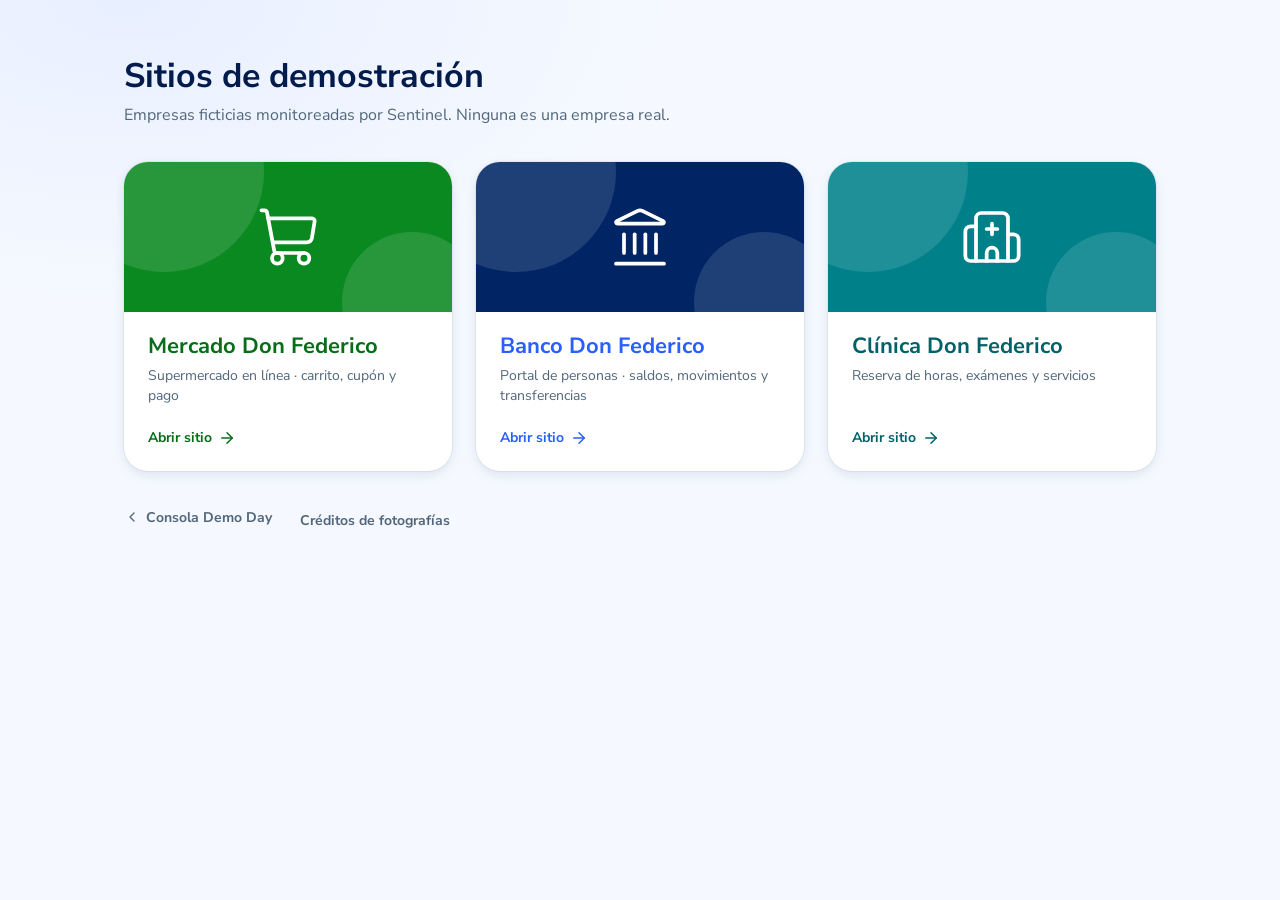
<file: server/sites/static/index.html>
<!doctype html>
<html lang="es"><head><meta charset="utf-8"><meta name="viewport" content="width=device-width, initial-scale=1">
<title>Sitios de demostración · Don Federico</title>
<style>
@font-face{font-family:"Nunito Sans";font-weight:400;font-display:swap;src:url(shared/fonts/nunito-sans-latin-400-normal.woff2) format("woff2")}
@font-face{font-family:"Nunito Sans";font-weight:700;font-display:swap;src:url(shared/fonts/nunito-sans-latin-700-normal.woff2) format("woff2")}
:root{--ease:cubic-bezier(.2,0,0,1)}
*{box-sizing:border-box}
body{margin:0;font-family:"Nunito Sans","Segoe UI",Arial,sans-serif;color:#2a343d;background:#f5f9ff radial-gradient(900px 500px at 10% 0,#e8efff,transparent 60%);min-height:100vh;-webkit-font-smoothing:antialiased}
main{max-width:1080px;margin:0 auto;padding:56px 24px}
h1{font-size:34px;line-height:40px;margin:0 0 8px;color:#001b4c}
.lead{margin:0 0 36px;color:#52677b;font-size:16px}
.grid{display:grid;grid-template-columns:repeat(3,1fr);gap:24px}
.site{display:flex;flex-direction:column;border-radius:24px;overflow:hidden;background:#fff;text-decoration:none;color:inherit;box-shadow:0 0 0 1px rgba(0,36,100,.05),0 4px 12px rgba(0,36,100,.1);transition:translate .22s var(--ease),box-shadow .22s var(--ease);animation:rise .42s var(--ease) both;animation-delay:calc(var(--i)*70ms)}
.site:hover{translate:0 -4px;box-shadow:0 0 0 1px rgba(0,36,100,.05),0 16px 32px -8px rgba(0,36,100,.22)}
.site:active{translate:0 -1px}
.top{height:150px;display:grid;place-items:center;color:#fff;position:relative;overflow:hidden}
.top::before,.top::after{content:"";position:absolute;border-radius:50%;background:rgba(255,255,255,.12)}
.top::before{width:200px;height:200px;left:-60px;top:-90px}.top::after{width:140px;height:140px;right:-30px;bottom:-60px}
.top .lu{width:64px;height:64px;position:relative;transition:scale .3s var(--ease)}
.site:hover .top .lu{scale:1.08}
.body{padding:20px 24px 24px;display:flex;flex-direction:column;gap:6px;flex:1}
.body h2{margin:0;font-size:22px;line-height:28px}
.body p{margin:0;font-size:14px;line-height:20px;color:#52677b}
.go{margin-top:auto;padding-top:16px;display:flex;align-items:center;gap:6px;font-weight:700;font-size:14px}
.go .lu{width:18px;height:18px;transition:translate .2s var(--ease)}.site:hover .go .lu{translate:3px 0}
.mercado .top{background:#0a8920}.mercado h2,.mercado .go{color:#076d19;font-family:"Source Sans 3","Nunito Sans",sans-serif}
.banco .top{background:#002464}.banco h2,.banco .go{color:#295eff}
.clinica .top{background:#008089}.clinica h2,.clinica .go{color:#026168}
.back{display:inline-flex;align-items:center;gap:6px;margin-top:24px;min-height:44px;color:#52677b;text-decoration:none;font-size:14px;font-weight:700;transition:color .15s var(--ease)}.back:hover{color:#295eff}.back .lu{width:16px;height:16px}
@keyframes rise{from{opacity:0;transform:translateY(8px)}to{opacity:1;transform:none}}
:focus-visible{outline:2px solid #295eff;outline-offset:3px;border-radius:12px}
@media (max-width:860px){.grid{grid-template-columns:1fr}main{padding:36px 16px}h1{font-size:28px}}
@media (prefers-reduced-motion:reduce){*{animation-duration:.001ms!important;transition-duration:.001ms!important}}
</style></head>
<body><main>
<h1>Sitios de demostración</h1>
<p class="lead">Empresas ficticias monitoreadas por Sentinel. Ninguna es una empresa real.</p>
<div class="grid">
<a class="site mercado" href="mercado/" style="--i:0"><div class="top"><i data-i="shopping-cart" data-sw="1.4"></i></div><div class="body"><h2>Mercado Don Federico</h2><p>Supermercado en línea · carrito, cupón y pago</p><span class="go">Abrir sitio <i data-i="arrow-right" data-sw="2"></i></span></div></a>
<a class="site banco" href="banco/" style="--i:1"><div class="top"><i data-i="landmark" data-sw="1.4"></i></div><div class="body"><h2>Banco Don Federico</h2><p>Portal de personas · saldos, movimientos y transferencias</p><span class="go">Abrir sitio <i data-i="arrow-right" data-sw="2"></i></span></div></a>
<a class="site clinica" href="clinica/" style="--i:2"><div class="top"><i data-i="hospital" data-sw="1.4"></i></div><div class="body"><h2>Clínica Don Federico</h2><p>Reserva de horas, exámenes y servicios</p><span class="go">Abrir sitio <i data-i="arrow-right" data-sw="2"></i></span></div></a>
</div>
<a class="back" href="/"><i data-i="chevron-left" data-sw="2"></i> Consola Demo Day</a> <a class="back" href="shared/photos/creditos.html" style="margin-left:24px">Créditos de fotografías</a>
</main>
<script type="module">import { hydrateIcons } from './shared/icons.js'; hydrateIcons();</script>
<style>.lu{width:1em;height:1em;flex:none;vertical-align:-.125em}i[data-i]{display:inline-block;width:1em;height:1em}</style>
</body></html>
</file>
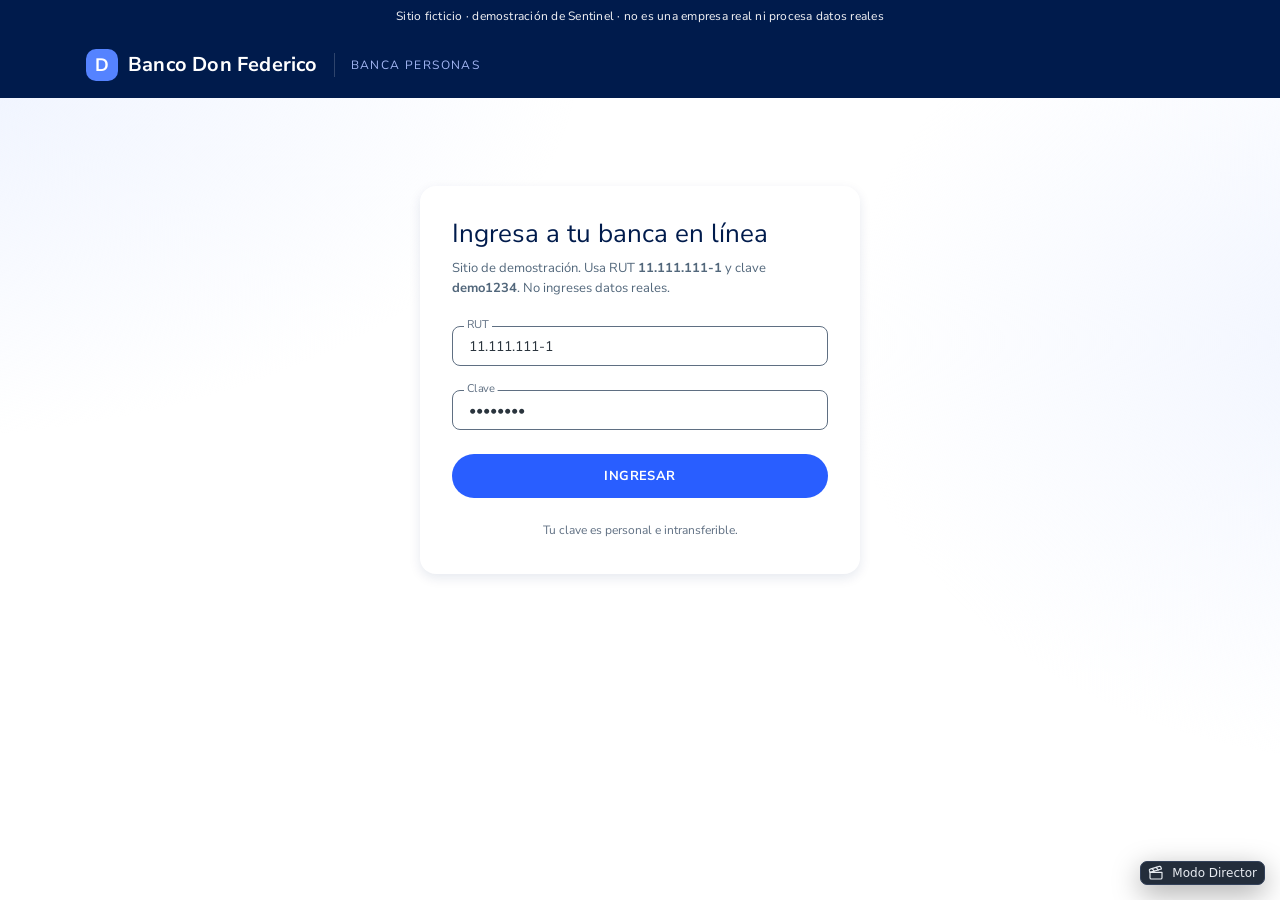
<file: server/sites/static/banco/index.html>
<!doctype html>
<html lang="es">
<head>
<meta charset="utf-8">
<meta name="viewport" content="width=device-width, initial-scale=1">
<title>Banco Don Federico · Portal personas</title>
<link rel="icon" href="favicon.svg" type="image/svg+xml">
<link rel="preload" href="../shared/fonts/nunito-sans-latin-400-normal.woff2" as="font" type="font/woff2" crossorigin>
<link rel="preload" href="../shared/fonts/nunito-sans-latin-700-normal.woff2" as="font" type="font/woff2" crossorigin>
<link rel="stylesheet" href="../shared/common.css">
<link rel="stylesheet" href="style.css">
</head>
<body>
<div id="app"></div>
<script type="module" src="app.js"></script>
</body>
</html>
</file>
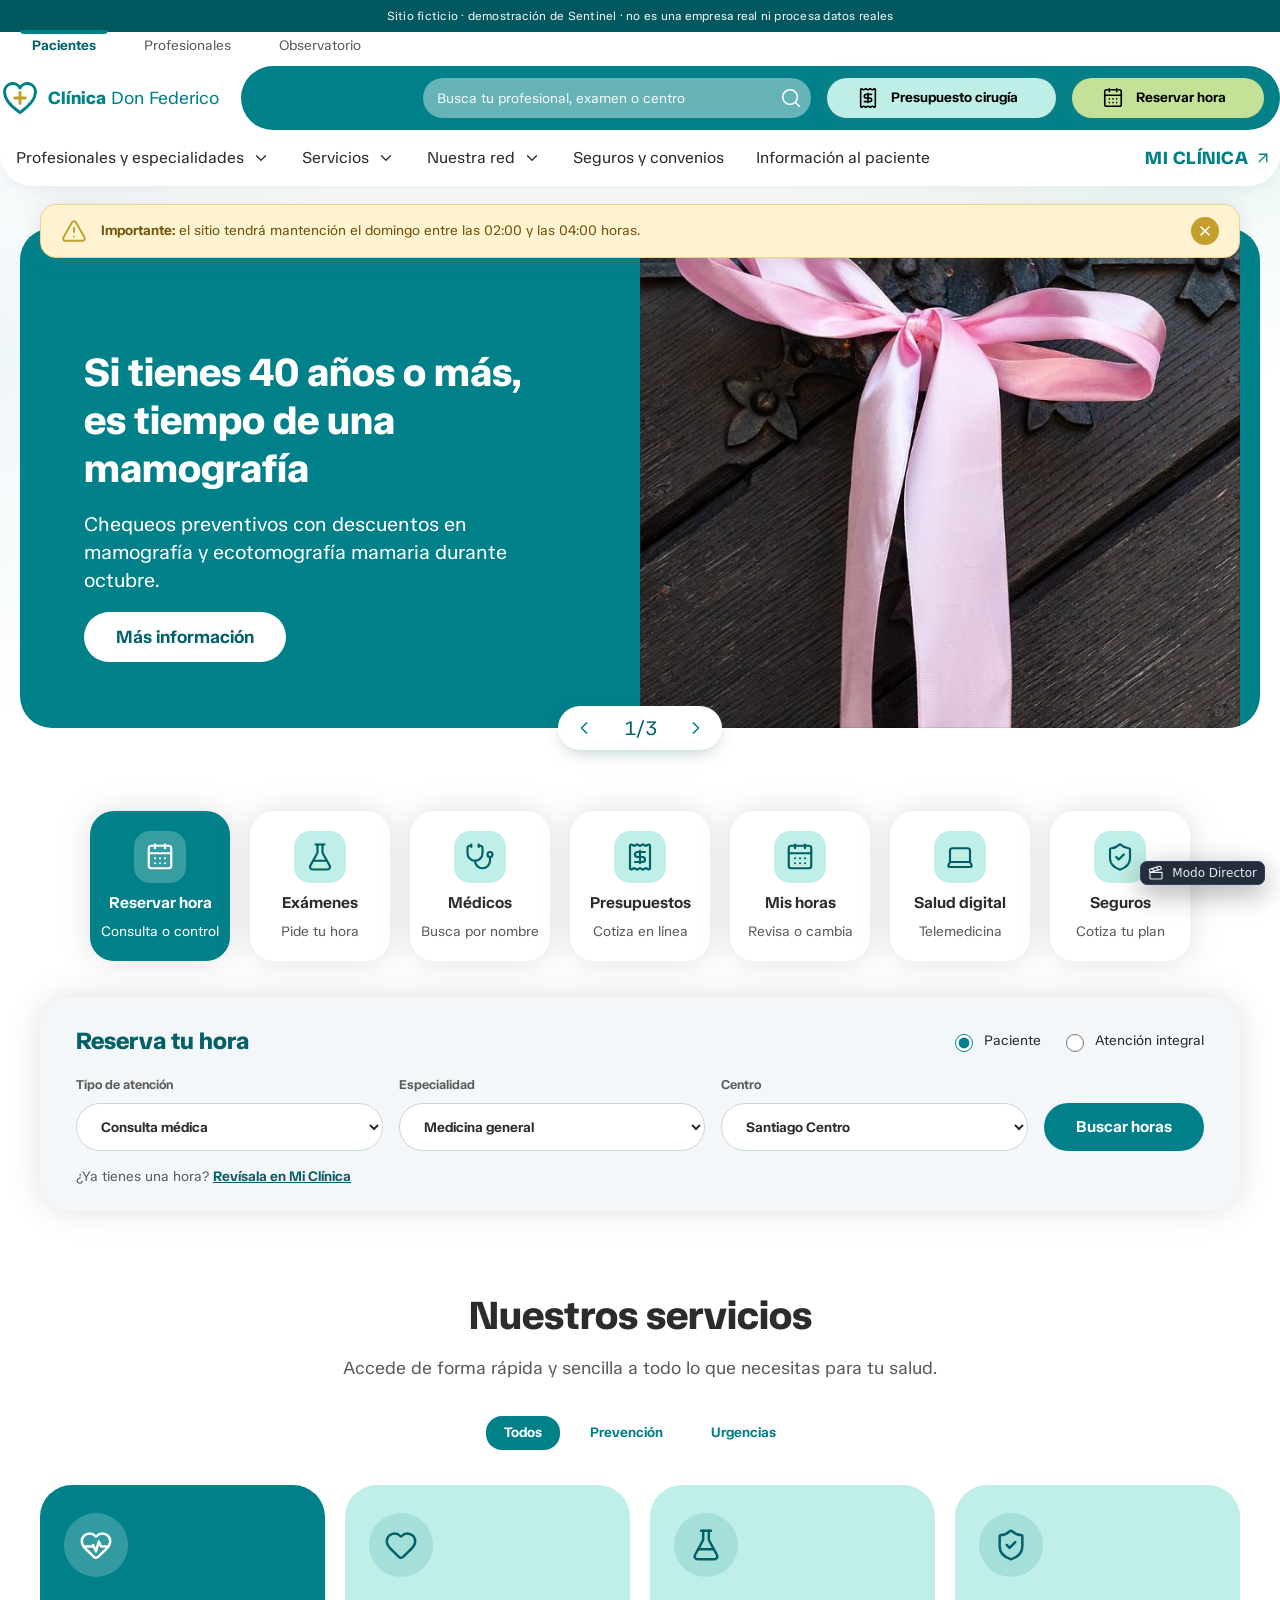
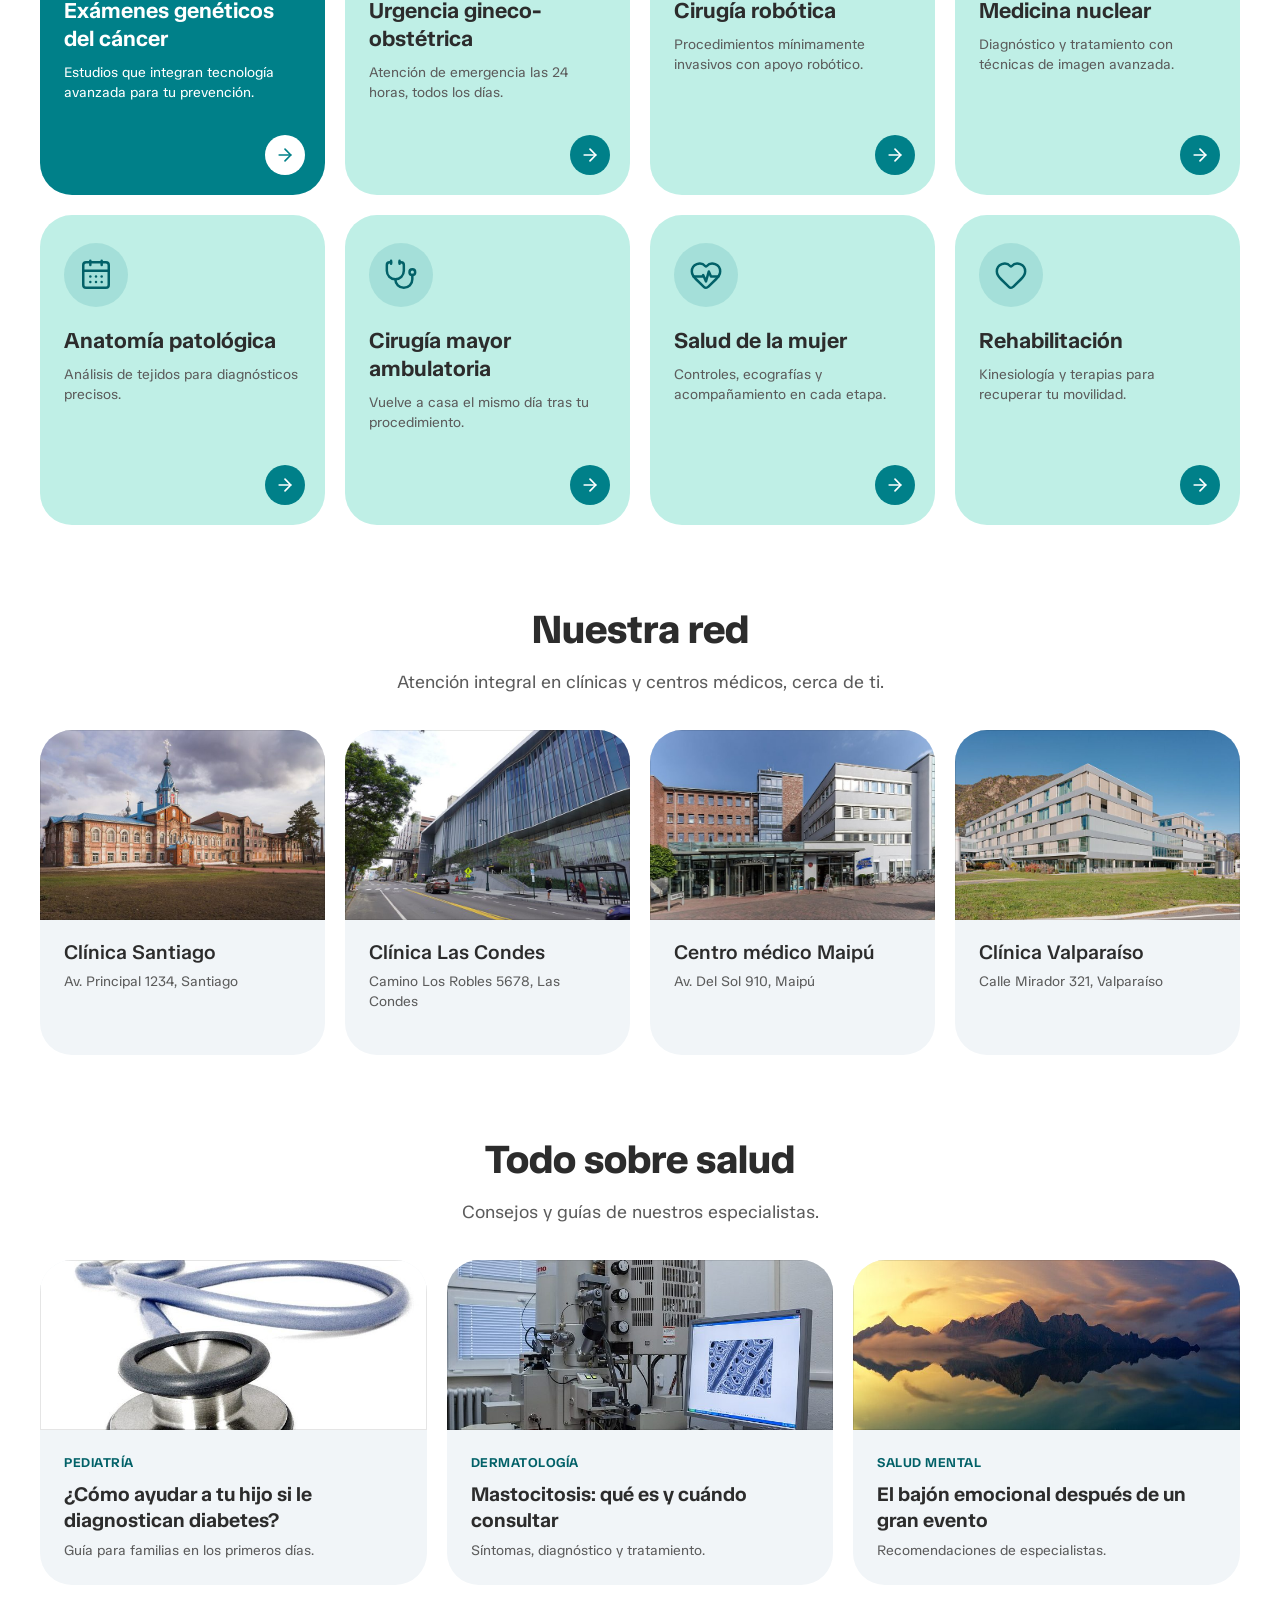
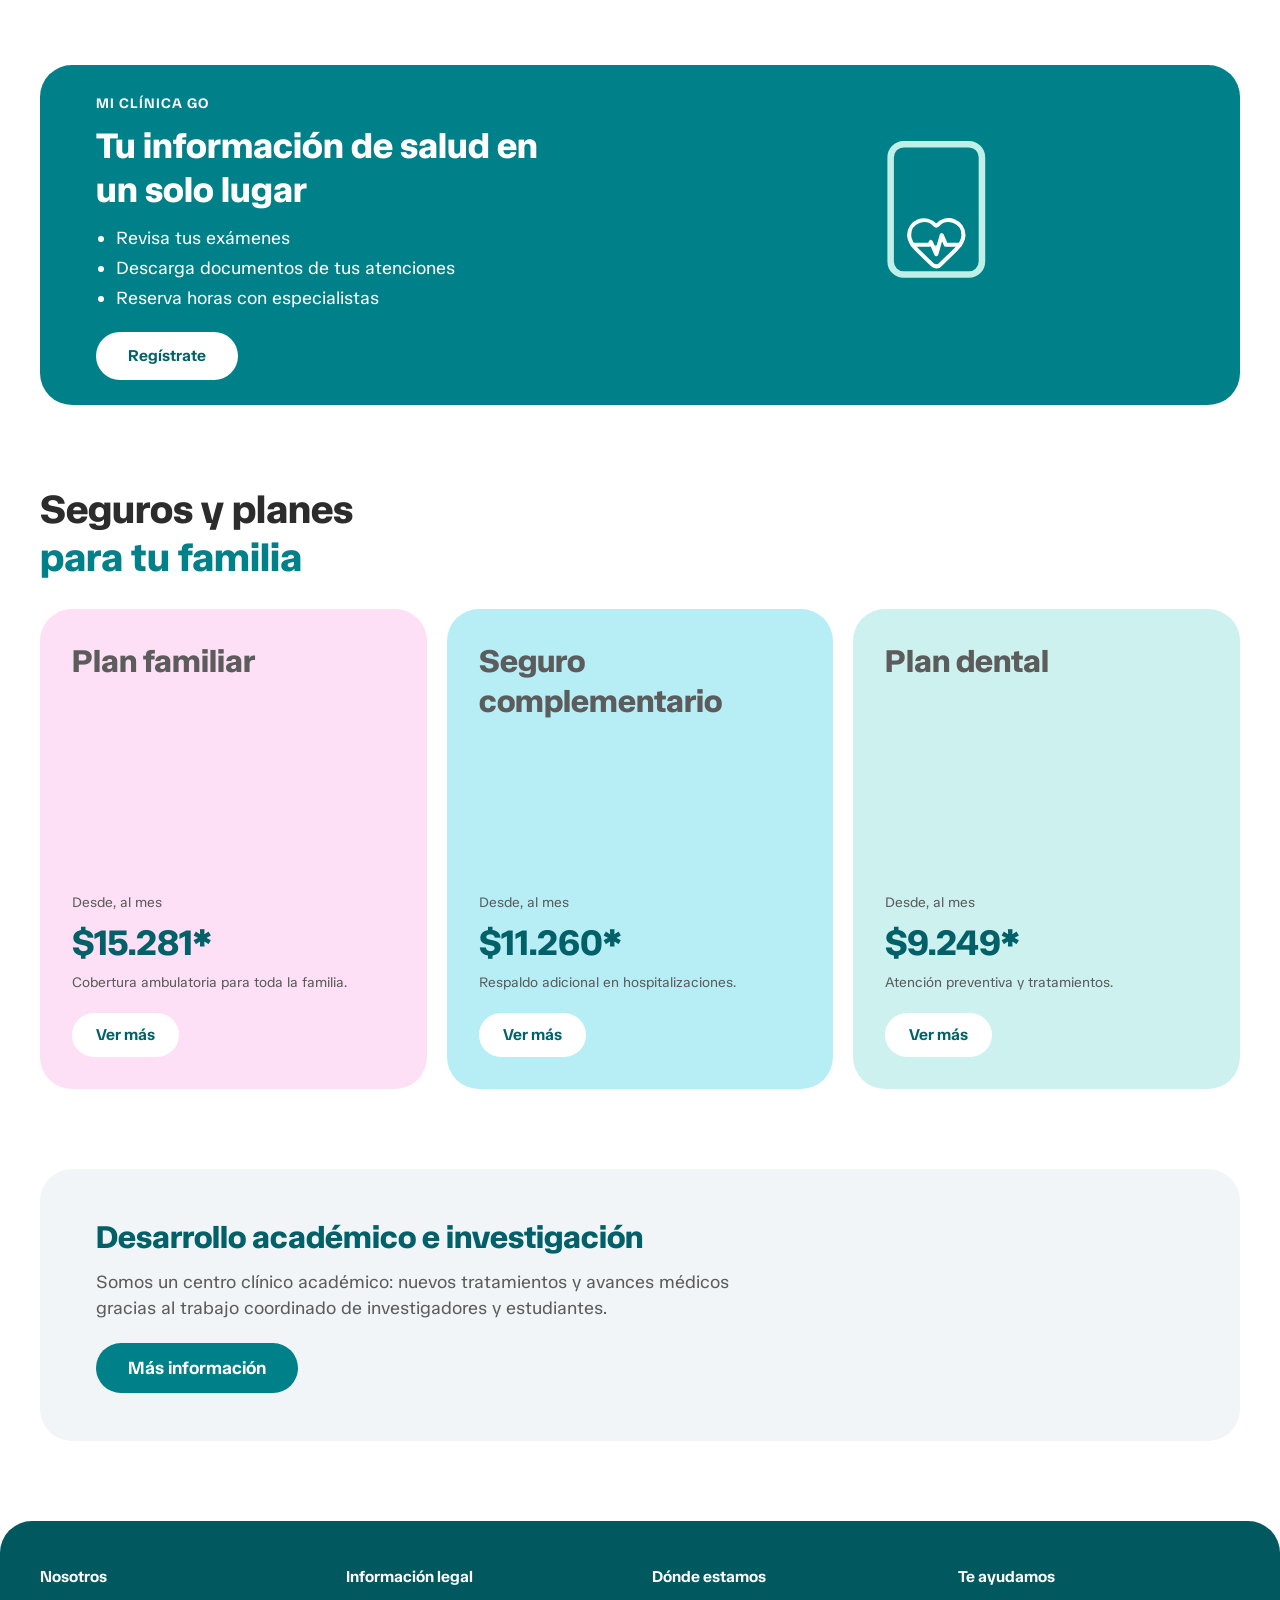
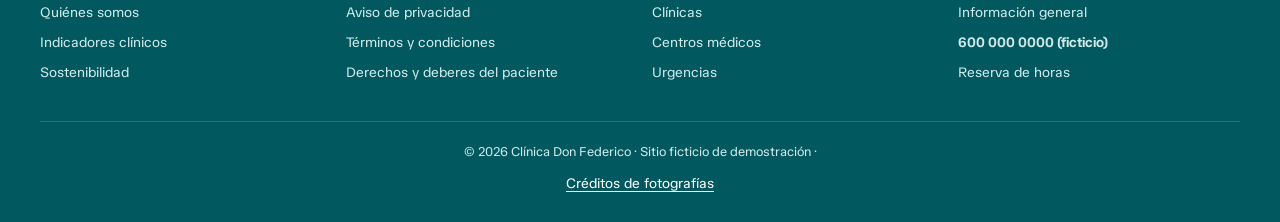
<file: server/sites/static/clinica/index.html>
<!doctype html>
<html lang="es">
<head>
<meta charset="utf-8">
<meta name="viewport" content="width=device-width, initial-scale=1">
<title>Clínica Don Federico · Salud para tu familia</title>
<link rel="icon" href="favicon.svg" type="image/svg+xml">
<link rel="preload" href="../shared/fonts/tasa-orbiter-latin-400-normal.woff2" as="font" type="font/woff2" crossorigin>
<link rel="preload" href="../shared/fonts/tasa-orbiter-latin-800-normal.woff2" as="font" type="font/woff2" crossorigin>
<link rel="stylesheet" href="../shared/common.css">
<link rel="stylesheet" href="style.css">
</head>
<body>
<header class="head"><div class="in">
  <div class="mini"><a class="on" href="#">Pacientes</a><a href="#">Profesionales</a><a href="#">Observatorio</a></div>
  <div class="row1">
    <a class="logo" href="#" aria-label="Clínica Don Federico">
      <svg viewBox="0 0 44 44" width="40" height="40" aria-hidden="true"><path d="M22 38C9 29 5 22 5 15a9 9 0 0117-4 9 9 0 0117 4c0 7-4 14-17 23z" fill="none" stroke="#008089" stroke-width="3.2" stroke-linejoin="round"/><path d="M22 16v12M16 22h12" stroke="#c59f2d" stroke-width="3.2" stroke-linecap="round"/></svg>
      <span><b>Clínica</b> Don Federico</span>
    </a>
    <div class="pillbar">
      <form class="search" id="gsearch" role="search" aria-label="Buscar en el sitio"><input placeholder="Busca tu profesional, examen o centro" aria-label="Buscar"><button aria-label="Buscar"><i data-i="search"></i></button></form>
      <a class="pill mint" href="#reserva"><i data-i="receipt"></i>Presupuesto cirugía</a>
      <a class="pill lime" href="#reserva"><i data-i="calendar-days"></i>Reservar hora</a>
    </div>
  </div>
  <nav class="nav" aria-label="Principal">
    <button class="n" type="button" data-mega="0" aria-expanded="false" aria-controls="mega">Profesionales y especialidades <i data-i="chevron-down"></i></button>
    <button class="n" type="button" data-mega="1" aria-expanded="false" aria-controls="mega">Servicios <i data-i="chevron-down"></i></button>
    <button class="n" type="button" data-mega="2" aria-expanded="false" aria-controls="mega">Nuestra red <i data-i="chevron-down"></i></button>
    <a class="n" href="#planes">Seguros y convenios</a>
    <a class="n" href="#salud">Información al paciente</a>
    <span class="grow"></span>
    <button class="mi" id="btn-mi" type="button"><span id="mi-label">Mi Clínica</span><i data-i="arrow-up-right"></i></button>
  </nav>
  <div class="mega" id="mega"><div class="box" id="mega-box"></div></div>
</div></header>

<main class="in" id="home">
  <div class="notice" id="notice" role="status"><i data-i="triangle-alert"></i><span><b>Importante:</b> el sitio tendrá mantención el domingo entre las 02:00 y las 04:00 horas.</span><button type="button" id="notice-x" aria-label="Cerrar aviso"><i data-i="x"></i></button></div>

  <section class="hero" id="hero" aria-label="Campañas">
    <div class="slides">
      <article class="slide h1"><div class="copy"><h1>Si tienes 40 años o más, es tiempo de una mamografía</h1><p>Chequeos preventivos con descuentos en mamografía y ecotomografía mamaria durante octubre.</p><a class="btn" href="#salud">Más información</a></div><div class="art" data-art="cinta"></div></article>
      <article class="slide h2"><div class="copy"><h1>Tu información de salud en un solo lugar</h1><p>Revisa tus exámenes, descarga documentos y reserva horas con la app Mi Clínica.</p><a class="btn" href="#app">Conocer la app</a></div><div class="art" data-art="app"></div></article>
      <article class="slide h3"><div class="copy"><h1>Cuida tu corazón con un chequeo a tu medida</h1><p>Agenda tu evaluación cardiovascular con especialistas, en pocos pasos.</p><a class="btn" href="#reserva">Reservar hora</a></div><div class="art" data-art="corazon"></div></article>
    </div>
    <div class="pager"><button class="prev" aria-label="Anterior"><i data-i="chevron-left"></i></button><span id="pg">1/3</span><button class="next" aria-label="Siguiente"><i data-i="chevron-right"></i></button></div>
    <div class="dots" hidden></div>
  </section>

  <div class="quick" id="quick"></div>

  <section class="booking" id="reserva">
    <div class="b-head"><h2>Reserva tu hora</h2><div class="seg"><label><input type="radio" name="seg" checked> Paciente</label><label><input type="radio" name="seg"> Atención integral</label></div></div>
    <form id="book-form" class="bf">
      <label>Tipo de atención<select id="b-type"><option>Consulta médica</option><option>Control</option><option>Telemedicina</option><option>Examen</option></select></label>
      <label>Especialidad<select id="b-spec"></select></label>
      <label>Centro<select id="b-center"><option>Santiago Centro</option><option>Las Condes</option><option>Maipú</option><option>Valparaíso</option></select></label>
      <button class="cta" id="b-go">Buscar horas</button>
    </form>
    <p class="hint">¿Ya tienes una hora? <a href="#" id="link-mi">Revísala en Mi Clínica</a></p>
  </section>

  <section class="blk" id="servicios"><h2 class="sec">Nuestros servicios</h2><p class="sub">Accede de forma rápida y sencilla a todo lo que necesitas para tu salud.</p>
    <div class="chips" id="chips"></div><div class="svc" id="svc"></div></section>

  <section class="blk" id="red"><h2 class="sec">Nuestra red</h2><p class="sub">Atención integral en clínicas y centros médicos, cerca de ti.</p>
    <div class="centers" id="centers"></div></section>

  <section class="blk" id="salud"><h2 class="sec">Todo sobre salud</h2><p class="sub">Consejos y guías de nuestros especialistas.</p>
    <div class="news" id="news"></div></section>

  <section class="appband" id="app"><div><small>Mi Clínica Go</small><h2>Tu información de salud en un solo lugar</h2><ul><li>Revisa tus exámenes</li><li>Descarga documentos de tus atenciones</li><li>Reserva horas con especialistas</li></ul><a class="cta" href="#" id="app-reg">Regístrate</a></div><div class="phone" data-art="telefono"></div></section>

  <section class="blk" id="planes"><h2 class="sec left">Seguros y planes <b>para tu familia</b></h2>
    <div class="plans" id="plans"></div></section>

  <section id="academico" class="academic"><h2>Desarrollo académico e investigación</h2><p>Somos un centro clínico académico: nuevos tratamientos y avances médicos gracias al trabajo coordinado de investigadores y estudiantes.</p><a class="btn" href="#">Más información</a></section>
</main>

<main class="in" id="pros" hidden></main>

<footer class="foot"><div class="in cols">
  <div><h2>Nosotros</h2><a href="#">Quiénes somos</a><a href="#">Indicadores clínicos</a><a href="#">Sostenibilidad</a></div>
  <div><h2>Información legal</h2><a href="#">Aviso de privacidad</a><a href="#">Términos y condiciones</a><a href="#">Derechos y deberes del paciente</a></div>
  <div><h2>Dónde estamos</h2><a href="#">Clínicas</a><a href="#">Centros médicos</a><a href="#">Urgencias</a></div>
  <div><h2>Te ayudamos</h2><span>Información general</span><b>600 000 0000 (ficticio)</b><span>Reserva de horas</span></div>
</div><div class="in copy">© 2026 Clínica Don Federico · Sitio ficticio de demostración · <a href="../shared/photos/creditos.html">Créditos de fotografías</a></div></footer>

<div id="modal-root"></div>
<script type="module" src="app.js"></script>
</body>
</html>
</file>
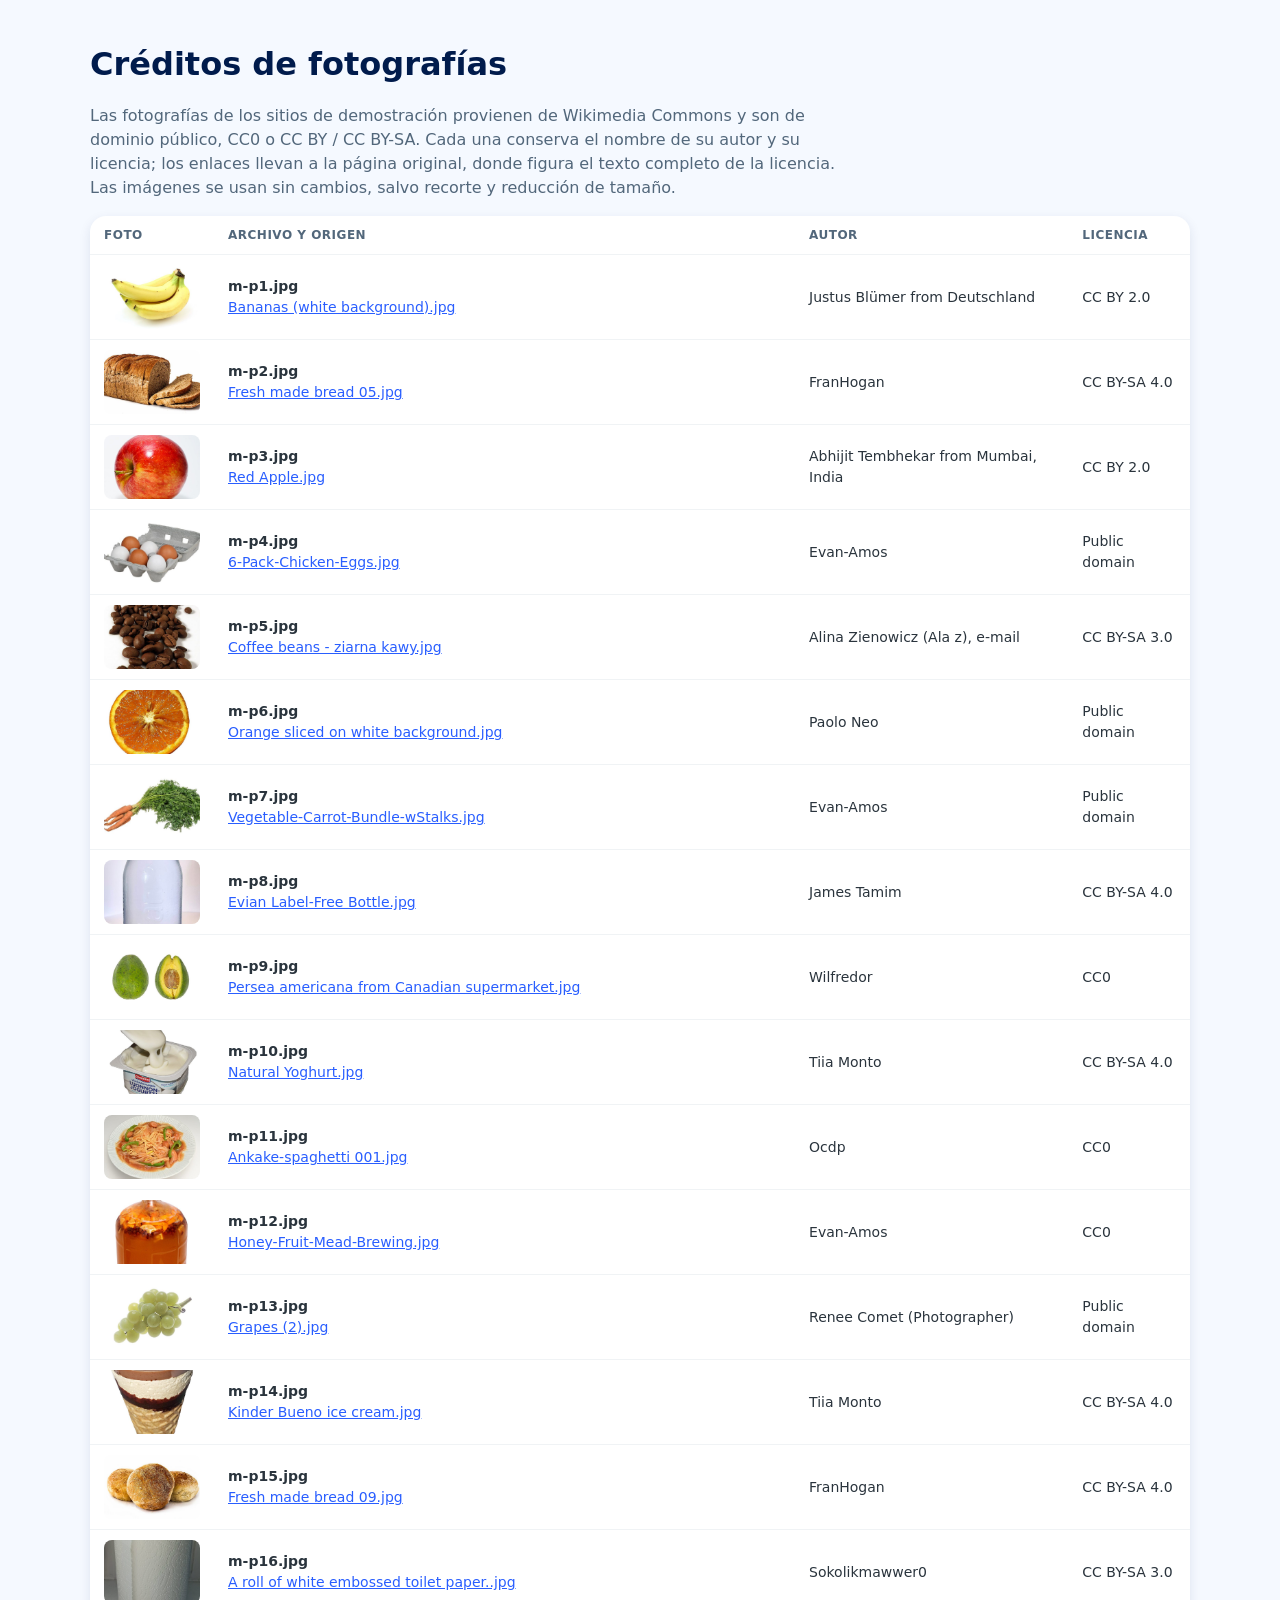
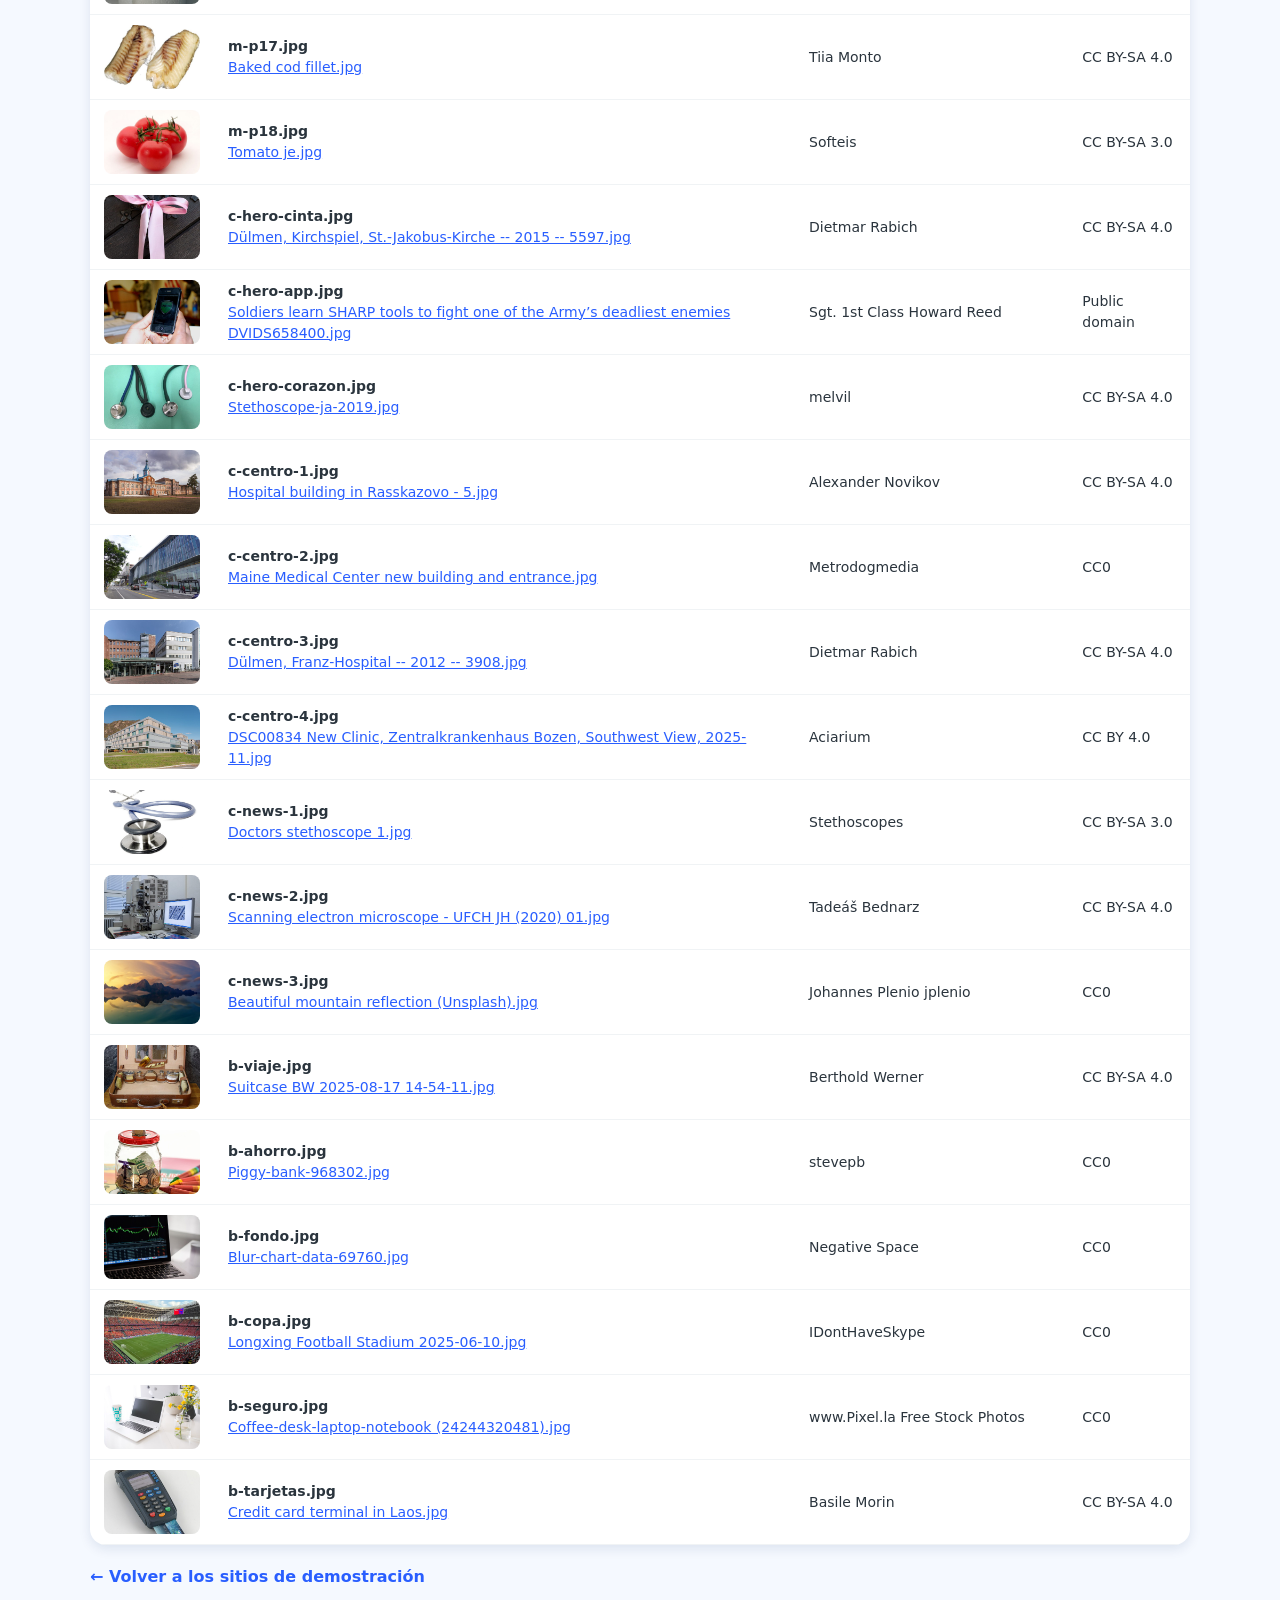
<file: server/sites/static/shared/photos/creditos.html>
<!doctype html>
<html lang="es"><head><meta charset="utf-8"><meta name="viewport" content="width=device-width, initial-scale=1"><title>Créditos de fotografías · Sitios de demostración</title>
<style>body{font-family:"Nunito Sans",system-ui,sans-serif;margin:0;background:#f5f9ff;color:#2a343d;line-height:1.5}main{max-width:1100px;margin:0 auto;padding:40px 24px}h1{color:#001b4c;margin:0 0 6px}p{color:#52677b;max-width:760px}table{width:100%;border-collapse:collapse;background:#fff;border-radius:16px;overflow:hidden;box-shadow:0 4px 12px rgba(0,36,100,.1);font-size:14px}th,td{text-align:left;padding:10px 14px;border-bottom:1px solid #f0f3f5;vertical-align:middle}th{font-size:12px;letter-spacing:.5px;text-transform:uppercase;color:#52677b}td img{width:96px;height:64px;object-fit:cover;border-radius:8px;display:block}a{color:#295eff;word-break:break-word}.back{display:inline-block;margin-top:20px;font-weight:700;text-decoration:none}@media(max-width:700px){th:nth-child(3),td:nth-child(3){display:none}}</style></head>
<body><main><h1>Créditos de fotografías</h1>
<p>Las fotografías de los sitios de demostración provienen de Wikimedia Commons y son de dominio público, CC0 o CC BY / CC BY-SA. Cada una conserva el nombre de su autor y su licencia; los enlaces llevan a la página original, donde figura el texto completo de la licencia. Las imágenes se usan sin cambios, salvo recorte y reducción de tamaño.</p>
<table><thead><tr><th>Foto</th><th>Archivo y origen</th><th>Autor</th><th>Licencia</th></tr></thead><tbody>
<tr><td><img src="m-p1.jpg" alt="" loading="lazy"></td><td><b>m-p1.jpg</b><br><a href="https://commons.wikimedia.org/wiki/File:Bananas_(white_background).jpg" rel="noopener">Bananas (white background).jpg</a></td><td>Justus Blümer from Deutschland</td><td>CC BY 2.0</td></tr>
<tr><td><img src="m-p2.jpg" alt="" loading="lazy"></td><td><b>m-p2.jpg</b><br><a href="https://commons.wikimedia.org/wiki/File:Fresh_made_bread_05.jpg" rel="noopener">Fresh made bread 05.jpg</a></td><td>FranHogan</td><td>CC BY-SA 4.0</td></tr>
<tr><td><img src="m-p3.jpg" alt="" loading="lazy"></td><td><b>m-p3.jpg</b><br><a href="https://commons.wikimedia.org/wiki/File:Red_Apple.jpg" rel="noopener">Red Apple.jpg</a></td><td>Abhijit Tembhekar from Mumbai, India</td><td>CC BY 2.0</td></tr>
<tr><td><img src="m-p4.jpg" alt="" loading="lazy"></td><td><b>m-p4.jpg</b><br><a href="https://commons.wikimedia.org/wiki/File:6-Pack-Chicken-Eggs.jpg" rel="noopener">6-Pack-Chicken-Eggs.jpg</a></td><td>Evan-Amos</td><td>Public domain</td></tr>
<tr><td><img src="m-p5.jpg" alt="" loading="lazy"></td><td><b>m-p5.jpg</b><br><a href="https://commons.wikimedia.org/wiki/File:Coffee_beans_-_ziarna_kawy.jpg" rel="noopener">Coffee beans - ziarna kawy.jpg</a></td><td>Alina Zienowicz (Ala z), e-mail</td><td>CC BY-SA 3.0</td></tr>
<tr><td><img src="m-p6.jpg" alt="" loading="lazy"></td><td><b>m-p6.jpg</b><br><a href="https://commons.wikimedia.org/wiki/File:Orange_sliced_on_white_background.jpg" rel="noopener">Orange sliced on white background.jpg</a></td><td>Paolo Neo</td><td>Public domain</td></tr>
<tr><td><img src="m-p7.jpg" alt="" loading="lazy"></td><td><b>m-p7.jpg</b><br><a href="https://commons.wikimedia.org/wiki/File:Vegetable-Carrot-Bundle-wStalks.jpg" rel="noopener">Vegetable-Carrot-Bundle-wStalks.jpg</a></td><td>Evan-Amos</td><td>Public domain</td></tr>
<tr><td><img src="m-p8.jpg" alt="" loading="lazy"></td><td><b>m-p8.jpg</b><br><a href="https://commons.wikimedia.org/wiki/File:Evian_Label-Free_Bottle.jpg" rel="noopener">Evian Label-Free Bottle.jpg</a></td><td>James Tamim</td><td>CC BY-SA 4.0</td></tr>
<tr><td><img src="m-p9.jpg" alt="" loading="lazy"></td><td><b>m-p9.jpg</b><br><a href="https://commons.wikimedia.org/wiki/File:Persea_americana_from_Canadian_supermarket.jpg" rel="noopener">Persea americana from Canadian supermarket.jpg</a></td><td>Wilfredor</td><td>CC0</td></tr>
<tr><td><img src="m-p10.jpg" alt="" loading="lazy"></td><td><b>m-p10.jpg</b><br><a href="https://commons.wikimedia.org/wiki/File:Natural_Yoghurt.jpg" rel="noopener">Natural Yoghurt.jpg</a></td><td>Tiia Monto</td><td>CC BY-SA 4.0</td></tr>
<tr><td><img src="m-p11.jpg" alt="" loading="lazy"></td><td><b>m-p11.jpg</b><br><a href="https://commons.wikimedia.org/wiki/File:Ankake-spaghetti_001.jpg" rel="noopener">Ankake-spaghetti 001.jpg</a></td><td>Ocdp</td><td>CC0</td></tr>
<tr><td><img src="m-p12.jpg" alt="" loading="lazy"></td><td><b>m-p12.jpg</b><br><a href="https://commons.wikimedia.org/wiki/File:Honey-Fruit-Mead-Brewing.jpg" rel="noopener">Honey-Fruit-Mead-Brewing.jpg</a></td><td>Evan-Amos</td><td>CC0</td></tr>
<tr><td><img src="m-p13.jpg" alt="" loading="lazy"></td><td><b>m-p13.jpg</b><br><a href="https://commons.wikimedia.org/wiki/File:Grapes_(2).jpg" rel="noopener">Grapes (2).jpg</a></td><td>Renee Comet (Photographer)</td><td>Public domain</td></tr>
<tr><td><img src="m-p14.jpg" alt="" loading="lazy"></td><td><b>m-p14.jpg</b><br><a href="https://commons.wikimedia.org/wiki/File:Kinder_Bueno_ice_cream.jpg" rel="noopener">Kinder Bueno ice cream.jpg</a></td><td>Tiia Monto</td><td>CC BY-SA 4.0</td></tr>
<tr><td><img src="m-p15.jpg" alt="" loading="lazy"></td><td><b>m-p15.jpg</b><br><a href="https://commons.wikimedia.org/wiki/File:Fresh_made_bread_09.jpg" rel="noopener">Fresh made bread 09.jpg</a></td><td>FranHogan</td><td>CC BY-SA 4.0</td></tr>
<tr><td><img src="m-p16.jpg" alt="" loading="lazy"></td><td><b>m-p16.jpg</b><br><a href="https://commons.wikimedia.org/wiki/File:A_roll_of_white_embossed_toilet_paper..jpg" rel="noopener">A roll of white embossed toilet paper..jpg</a></td><td>Sokolikmawwer0</td><td>CC BY-SA 3.0</td></tr>
<tr><td><img src="m-p17.jpg" alt="" loading="lazy"></td><td><b>m-p17.jpg</b><br><a href="https://commons.wikimedia.org/wiki/File:Baked_cod_fillet.jpg" rel="noopener">Baked cod fillet.jpg</a></td><td>Tiia Monto</td><td>CC BY-SA 4.0</td></tr>
<tr><td><img src="m-p18.jpg" alt="" loading="lazy"></td><td><b>m-p18.jpg</b><br><a href="https://commons.wikimedia.org/wiki/File:Tomato_je.jpg" rel="noopener">Tomato je.jpg</a></td><td>Softeis</td><td>CC BY-SA 3.0</td></tr>
<tr><td><img src="c-hero-cinta.jpg" alt="" loading="lazy"></td><td><b>c-hero-cinta.jpg</b><br><a href="https://commons.wikimedia.org/wiki/File:D%C3%BClmen,_Kirchspiel,_St.-Jakobus-Kirche_--_2015_--_5597.jpg" rel="noopener">Dülmen, Kirchspiel, St.-Jakobus-Kirche -- 2015 -- 5597.jpg</a></td><td>Dietmar Rabich</td><td>CC BY-SA 4.0</td></tr>
<tr><td><img src="c-hero-app.jpg" alt="" loading="lazy"></td><td><b>c-hero-app.jpg</b><br><a href="https://commons.wikimedia.org/wiki/File:Soldiers_learn_SHARP_tools_to_fight_one_of_the_Army%E2%80%99s_deadliest_enemies_DVIDS658400.jpg" rel="noopener">Soldiers learn SHARP tools to fight one of the Army’s deadliest enemies DVIDS658400.jpg</a></td><td>Sgt. 1st Class Howard Reed</td><td>Public domain</td></tr>
<tr><td><img src="c-hero-corazon.jpg" alt="" loading="lazy"></td><td><b>c-hero-corazon.jpg</b><br><a href="https://commons.wikimedia.org/wiki/File:Stethoscope-ja-2019.jpg" rel="noopener">Stethoscope-ja-2019.jpg</a></td><td>melvil</td><td>CC BY-SA 4.0</td></tr>
<tr><td><img src="c-centro-1.jpg" alt="" loading="lazy"></td><td><b>c-centro-1.jpg</b><br><a href="https://commons.wikimedia.org/wiki/File:Hospital_building_in_Rasskazovo_-_5.jpg" rel="noopener">Hospital building in Rasskazovo - 5.jpg</a></td><td>Alexander Novikov</td><td>CC BY-SA 4.0</td></tr>
<tr><td><img src="c-centro-2.jpg" alt="" loading="lazy"></td><td><b>c-centro-2.jpg</b><br><a href="https://commons.wikimedia.org/wiki/File:Maine_Medical_Center_new_building_and_entrance.jpg" rel="noopener">Maine Medical Center new building and entrance.jpg</a></td><td>Metrodogmedia</td><td>CC0</td></tr>
<tr><td><img src="c-centro-3.jpg" alt="" loading="lazy"></td><td><b>c-centro-3.jpg</b><br><a href="https://commons.wikimedia.org/wiki/File:D%C3%BClmen,_Franz-Hospital_--_2012_--_3908.jpg" rel="noopener">Dülmen, Franz-Hospital -- 2012 -- 3908.jpg</a></td><td>Dietmar Rabich</td><td>CC BY-SA 4.0</td></tr>
<tr><td><img src="c-centro-4.jpg" alt="" loading="lazy"></td><td><b>c-centro-4.jpg</b><br><a href="https://commons.wikimedia.org/wiki/File:DSC00834_New_Clinic,_Zentralkrankenhaus_Bozen,_Southwest_View,_2025-11.jpg" rel="noopener">DSC00834 New Clinic, Zentralkrankenhaus Bozen, Southwest View, 2025-11.jpg</a></td><td>Aciarium</td><td>CC BY 4.0</td></tr>
<tr><td><img src="c-news-1.jpg" alt="" loading="lazy"></td><td><b>c-news-1.jpg</b><br><a href="https://commons.wikimedia.org/wiki/File:Doctors_stethoscope_1.jpg" rel="noopener">Doctors stethoscope 1.jpg</a></td><td>Stethoscopes</td><td>CC BY-SA 3.0</td></tr>
<tr><td><img src="c-news-2.jpg" alt="" loading="lazy"></td><td><b>c-news-2.jpg</b><br><a href="https://commons.wikimedia.org/wiki/File:Scanning_electron_microscope_-_UFCH_JH_(2020)_01.jpg" rel="noopener">Scanning electron microscope - UFCH JH (2020) 01.jpg</a></td><td>Tadeáš Bednarz</td><td>CC BY-SA 4.0</td></tr>
<tr><td><img src="c-news-3.jpg" alt="" loading="lazy"></td><td><b>c-news-3.jpg</b><br><a href="https://commons.wikimedia.org/wiki/File:Beautiful_mountain_reflection_(Unsplash).jpg" rel="noopener">Beautiful mountain reflection (Unsplash).jpg</a></td><td>Johannes Plenio jplenio</td><td>CC0</td></tr>
<tr><td><img src="b-viaje.jpg" alt="" loading="lazy"></td><td><b>b-viaje.jpg</b><br><a href="https://commons.wikimedia.org/wiki/File:Suitcase_BW_2025-08-17_14-54-11.jpg" rel="noopener">Suitcase BW 2025-08-17 14-54-11.jpg</a></td><td>Berthold Werner</td><td>CC BY-SA 4.0</td></tr>
<tr><td><img src="b-ahorro.jpg" alt="" loading="lazy"></td><td><b>b-ahorro.jpg</b><br><a href="https://commons.wikimedia.org/wiki/File:Piggy-bank-968302.jpg" rel="noopener">Piggy-bank-968302.jpg</a></td><td>stevepb</td><td>CC0</td></tr>
<tr><td><img src="b-fondo.jpg" alt="" loading="lazy"></td><td><b>b-fondo.jpg</b><br><a href="https://commons.wikimedia.org/wiki/File:Blur-chart-data-69760.jpg" rel="noopener">Blur-chart-data-69760.jpg</a></td><td>Negative Space</td><td>CC0</td></tr>
<tr><td><img src="b-copa.jpg" alt="" loading="lazy"></td><td><b>b-copa.jpg</b><br><a href="https://commons.wikimedia.org/wiki/File:Longxing_Football_Stadium_2025-06-10.jpg" rel="noopener">Longxing Football Stadium 2025-06-10.jpg</a></td><td>IDontHaveSkype</td><td>CC0</td></tr>
<tr><td><img src="b-seguro.jpg" alt="" loading="lazy"></td><td><b>b-seguro.jpg</b><br><a href="https://commons.wikimedia.org/wiki/File:Coffee-desk-laptop-notebook_(24244320481).jpg" rel="noopener">Coffee-desk-laptop-notebook (24244320481).jpg</a></td><td>www.Pixel.la Free Stock Photos</td><td>CC0</td></tr>
<tr><td><img src="b-tarjetas.jpg" alt="" loading="lazy"></td><td><b>b-tarjetas.jpg</b><br><a href="https://commons.wikimedia.org/wiki/File:Credit_card_terminal_in_Laos.jpg" rel="noopener">Credit card terminal in Laos.jpg</a></td><td>Basile Morin</td><td>CC BY-SA 4.0</td></tr>
</tbody></table><a class="back" href="../../">← Volver a los sitios de demostración</a></main></body></html>
</file>
<file: server/sites/static/shared/common.css>
/* Base común de los sitios ficticios: franja de aviso, toasts, carrusel, Modo Director. */
*, *::before, *::after { box-sizing: border-box; }
html { scroll-behavior: smooth; }
body { margin: 0; font-family: system-ui, "Segoe UI", Roboto, sans-serif; color: var(--ink, #222); background: var(--bg, #fff); line-height: 1.45; }
img, svg { max-width: 100%; }
a { color: inherit; }
button { font: inherit; cursor: pointer; }
button:disabled { opacity: .5; cursor: not-allowed; }
[hidden] { display: none !important; }

.fiction-strip { background: var(--strip, #1d1d1f); color: #f5f5f7; text-align: center; font-size: 12px; padding: 4px 8px; letter-spacing: .02em; }

#toasts { position: fixed; top: 44px; right: 16px; z-index: 200; display: grid; gap: 8px; }
.toast { background: var(--site-ink, #222); color: #fff; padding: 10px 14px; border-radius: 10px; font-size: 14px; box-shadow: 0 6px 24px rgba(0,0,0,.25); max-width: 340px; }
.toast.bad { background: #b3261e; } .toast.good { background: var(--site-ok, #1b7a43); }

.carousel { position: relative; overflow: hidden; }
.carousel .slide { display: none; }
.carousel .slide.on { display: grid; animation: fade .5s; }
@keyframes fade { from { opacity: 0 } to { opacity: 1 } }
.carousel .dots { position: absolute; bottom: 12px; left: 0; right: 0; display: flex; gap: 8px; justify-content: center; }
.carousel .dots button { width: 9px; height: 9px; border-radius: 50%; border: 0; background: rgba(255,255,255,.55); padding: 0; }
.carousel .dots button.on { background: #fff; width: 24px; border-radius: 6px; }
.carousel .prev, .carousel .next { position: absolute; top: 50%; transform: translateY(-50%); width: 38px; height: 38px; border-radius: 50%; border: 0; background: rgba(255,255,255,.85); font-size: 18px; }
.carousel .prev { left: 12px; } .carousel .next { right: 12px; }

.director { position: fixed; right: 14px; bottom: 14px; z-index: 300; font: 13px/1.35 system-ui, sans-serif; color: #e8ecf2; }
.director-toggle { background: #14181f; color: #e8ecf2; border: 1px solid #2c3442; border-radius: 999px; padding: 8px 14px; box-shadow: 0 8px 28px rgba(0,0,0,.35); }
.director-toggle[data-state="degradado"] { border-color: #e5b93c; } .director-toggle[data-state="caido"] { border-color: #f06a6f; }
.director-body { margin-top: 8px; background: #14181f; border: 1px solid #2c3442; border-radius: 12px; padding: 10px; width: min(560px, calc(100vw - 28px)); max-height: 60vh; overflow: auto; box-shadow: 0 12px 40px rgba(0,0,0,.4); }
.director table { width: 100%; border-collapse: collapse; }
.director td { padding: 4px 4px; border-bottom: 1px solid #232b37; vertical-align: middle; }
.director button { background: #232d3b; color: inherit; border: 1px solid #33415a; border-radius: 7px; padding: 3px 7px; margin: 1px; font-size: 12px; }
.director button:hover { background: #2f3c52; }
.d-head { margin: 0 0 6px; display: flex; justify-content: space-between; align-items: center; }
.d-dot { display: inline-block; width: 8px; height: 8px; border-radius: 50%; background: #2fbf84; margin-right: 6px; }
.d-dot.st-degradado { background: #e5b93c; } .d-dot.st-caido { background: #f06a6f; }
.st-ok { color: #2fbf84; } .st-degradado { color: #e5b93c; } .st-caido { color: #f06a6f; }

.modal-back { position: fixed; inset: 0; background: rgba(10,12,16,.55); z-index: 150; display: grid; place-items: center; padding: 16px; }
.modal { background: #fff; color: #222; border-radius: 16px; padding: 22px; width: min(460px, 100%); box-shadow: 0 20px 60px rgba(0,0,0,.35); }
.modal h2 { margin: 0 0 10px; font-size: 20px; }
.err-box { background: #fdeceb; color: #7a1a14; border: 1px solid #f3b9b4; border-radius: 12px; padding: 12px 14px; margin-top: 12px; }
.err-box strong { display: block; }
.ok-box { background: #e8f6ee; color: #14532d; border: 1px solid #b6e0c6; border-radius: 12px; padding: 12px 14px; margin-top: 12px; }

/* Estados comunes de cada parte del sitio: esqueleto, vacío y error. */
.skeleton { display: grid; gap: 12px; width: 100%; }
.skeleton .sk { display: block; height: 18px; border-radius: 9px; background: linear-gradient(90deg, #eceef1 25%, #f6f7f8 45%, #eceef1 65%); background-size: 220% 100%; animation: shimmer 1.15s linear infinite; }
.skeleton .sk:first-child { height: 28px; width: 55%; }
.skeleton .sk:nth-child(2) { width: 88%; }
.skeleton .sk:nth-child(3) { width: 70%; }
@keyframes shimmer { from { background-position: 100% 0; } to { background-position: -120% 0; } }
.state-empty { padding: 18px; border: 1px dashed #ccd2d8; border-radius: 12px; color: #6b7280; text-align: center; }
.state-error { display: flex; flex-wrap: wrap; align-items: center; gap: 10px; justify-content: space-between; background: #fdeceb; color: #7a1a14; border: 1px solid #f3b9b4; border-radius: 12px; padding: 12px 14px; }
.state-error strong { flex: 1 1 280px; font-weight: 600; line-height: 1.4; }
.state-error button { border: 1px solid #d99a94; background: #fff; color: #7a1a14; border-radius: 999px; padding: 7px 14px; font-weight: 600; }

/* ── Movimiento compartido (better-ui): entrada escalonada, foco y reducción ── */
:root { --ease-out: cubic-bezier(.2, 0, 0, 1); }
@keyframes rise { from { opacity: 0; transform: translateY(8px); } to { opacity: 1; transform: none; } }
.rise { animation: rise .42s var(--ease-out) both; animation-delay: calc(var(--i, 0) * 45ms); }
.fade-in { animation: fade .22s var(--ease-out) both; }
@media (prefers-reduced-motion: reduce) {
  /* Una sola vuelta: con duración casi nula, una animación infinita (el brillo del esqueleto) parpadearía. */
  *, *::before, *::after { animation-duration: .001ms !important; animation-delay: 0ms !important; animation-iteration-count: 1 !important; transition-duration: .001ms !important; scroll-behavior: auto !important; }
}

/* Íconos Lucide en línea */
.lu { width: 1em; height: 1em; flex: none; vertical-align: -.125em; }
i[data-i] { display: inline-block; width: 1em; height: 1em; }
.director-toggle { display: inline-flex; align-items: center; gap: 8px; }
.director-toggle .lu { width: 16px; height: 16px; }
.director button .lu.sm { width: 11px; height: 11px; margin-left: 2px; vertical-align: -1px; }

.sr { position: absolute; width: 1px; height: 1px; margin: -1px; padding: 0; overflow: hidden; clip: rect(0 0 0 0); white-space: nowrap; border: 0; }

/* Fotografías */
.foto { display: block; width: 100%; height: 100%; object-fit: cover; outline: 1px solid rgba(0, 0, 0, .1); outline-offset: -1px; }

/* Táctil: sin retraso de doble toque ni destello gris al pulsar */
a, button, select, input, label { touch-action: manipulation; -webkit-tap-highlight-color: transparent; }
</file>
<file: server/sites/static/banco/style.css>
/* Banco Don Federico · portal personas. Medidas, tipografía (Nunito Sans, OFL) y paleta tomadas de la referencia (spec TASK-018 R4). */
@font-face { font-family: "Nunito Sans"; font-weight: 400; font-display: swap; src: url(../shared/fonts/nunito-sans-latin-400-normal.woff2) format("woff2"); }
@font-face { font-family: "Nunito Sans"; font-weight: 600; font-display: swap; src: url(../shared/fonts/nunito-sans-latin-600-normal.woff2) format("woff2"); }
@font-face { font-family: "Nunito Sans"; font-weight: 700; font-display: swap; src: url(../shared/fonts/nunito-sans-latin-700-normal.woff2) format("woff2"); }

:root {
  --site-ink: #001b4c; --site-ok: #0f7a3d; --strip: #001b4c;
  --nav-1: #001b4c; --nav-2: #002464; --legal: #002884;
  --pri: #295eff; --pri-2: #5583ff; --pri-line: #a3b7f5; --pri-tint: rgba(41, 94, 255, .16);
  --ink: #2a343d; --ink-2: #52677b; --ink-3: #5f6f82; --line: #ced7e0; --line-soft: #f0f3f5;
  --soft: #f5f9ff; --soft-2: #f5f7ff; --warn: #d43900; --warn-bg: #fff8f5; --ok: #0f7a3d; --bad: #b3261e;
  --sh: 0 4px 12px rgba(0, 36, 100, .1); --sh-hover: 0 10px 24px -4px rgba(0, 36, 100, .18);
  --radius: 16px; --ease: cubic-bezier(.2, 0, 0, 1);
}
body { font-family: "Nunito Sans", "Helvetica Neue", Arial, sans-serif; font-size: 16px; line-height: 24px; color: var(--ink-2); background: #fff; -webkit-font-smoothing: antialiased; }
body::before { content: ""; position: fixed; inset: 0; z-index: -1; background: radial-gradient(1100px 620px at -8% 6%, #eef3ff, transparent 62%), radial-gradient(900px 700px at 108% 38%, #f1f5ff, transparent 60%); }
h1, h2, h2, h2, h2 { color: var(--ink); font-weight: 400; margin: 0; }
b, strong { font-weight: 700; }
.wrap { max-width: 1140px; margin: 0 auto; padding: 0 16px; }
.num { font-weight: 700; letter-spacing: 1px; font-variant-numeric: tabular-nums; }

/* Cabecera y menú */
.top { background: var(--nav-1); color: #fff; height: 66px; }
.top .wrap { display: flex; align-items: center; height: 66px; gap: 16px; }
.wordmark { display: flex; align-items: center; gap: 10px; color: #fff; text-decoration: none; font-size: 20px; font-weight: 700; letter-spacing: .2px; }
.wordmark i { width: 32px; height: 32px; border-radius: 10px; background: var(--pri-2); display: grid; place-items: center; font-style: normal; font-size: 18px; }
.seg { font-size: 12px; letter-spacing: 1.4px; text-transform: uppercase; color: var(--pri-line); padding-left: 16px; border-left: 1px solid rgba(255,255,255,.18); }
.grow { flex: 1; }
.top .lnk { display: inline-flex; align-items: center; gap: 6px; color: var(--pri-line); font-size: 12px; line-height: 24px; text-transform: uppercase; letter-spacing: .4px; text-decoration: none; background: none; border: 0; padding: 0; transition: color .15s var(--ease); }
.top .lnk:hover { color: #fff; }
.top .lnk svg { width: 16px; height: 16px; }
.top .lnk.out { text-decoration: underline; text-underline-offset: 3px; }
.top .help { background: var(--warn-bg); color: var(--warn); border-radius: 4px; padding: 2px 8px; height: 28px; font-weight: 600; }
.top .help:hover { color: var(--warn); background: #fff; }
.bell { position: relative; color: var(--pri-line); display: grid; place-items: center; width: 32px; height: 32px; background: none; border: 0; padding: 0; }
.bell svg { width: 22px; height: 22px; }
.bell::after { content: ""; position: absolute; top: 3px; right: 5px; width: 8px; height: 8px; background: #ff5a1f; border-radius: 50%; }
.avatar { width: 32px; height: 32px; border-radius: 50%; background: #dbe4ff; color: var(--nav-2); display: grid; place-items: center; font-weight: 700; font-size: 13px; outline: 1px solid rgba(255,255,255,.18); outline-offset: -1px; }
.nav { background: var(--nav-2); color: #fff; height: 64px; position: relative; }
.nav > .wrap { display: flex; height: 64px; padding-top: 12px; gap: 4px; }
.nav .it { color: #fff; background: none; border: 0; font-size: 14px; line-height: 24px; padding: 8px 10px 12px; display: inline-flex; align-items: center; gap: 4px; text-decoration: none; position: relative; white-space: nowrap; }
.nav .it svg { width: 16px; height: 16px; transition: rotate .2s var(--ease); }
.nav .it[aria-expanded="true"] svg.chev { rotate: 180deg; }
.nav .it::after { content: ""; position: absolute; left: 10px; right: 10px; bottom: 4px; height: 2px; border-radius: 2px; background: var(--pri-2); scale: 0 1; transition: scale .22s var(--ease); }
.nav .it:hover::after, .nav .it.on::after, .nav .it[aria-expanded="true"]::after { scale: 1 1; }
.nav .it:focus-visible { outline-color: #fff; outline-offset: -2px; }
.nav .home { padding-right: 10px; }
.nav .home svg { width: 22px; height: 22px; }
.mega { position: absolute; left: 0; right: 0; top: 64px; z-index: 40; pointer-events: none; opacity: 0; translate: 0 -6px; transition: opacity .18s var(--ease), translate .18s var(--ease); }
.mega.open { opacity: 1; translate: 0 0; pointer-events: auto; }
.mega .box { background: #fff; border-radius: 0 0 var(--radius) var(--radius); box-shadow: 0 16px 32px -8px rgba(0, 36, 100, .22); padding: 20px 24px 24px; display: grid; grid-template-columns: repeat(4, 1fr); gap: 8px 32px; }
.mega h6 { margin: 0 0 6px; font-size: 12px; font-weight: 700; letter-spacing: 1px; text-transform: uppercase; color: var(--ink-3); grid-column: 1 / -1; }
.mega a { color: var(--ink); text-decoration: none; padding: 6px 0; font-size: 14px; transition: color .15s var(--ease); }
.mega a:hover { color: var(--pri); }

/* Contenido */
.page { padding-top: 32px; padding-bottom: 56px; min-height: 62vh; }
.btn { display: inline-flex; align-items: center; justify-content: center; gap: 6px; height: 32px; padding: 2px 14px; border-radius: 99999px; border: 2px solid var(--pri-line); background: #fff; color: var(--pri); font: 700 12px/24px "Nunito Sans", sans-serif; letter-spacing: .4px; text-transform: uppercase; text-decoration: none; white-space: nowrap; transition-property: background-color, border-color, color, box-shadow, scale; transition-duration: .16s; transition-timing-function: var(--ease); }
.btn:hover { background: #f1f5ff; border-color: var(--pri); }
.btn:active { scale: .96; }
.btn.solid { height: 40px; padding: 6px 14px; background: var(--pri); border-color: transparent; color: #fff; }
.btn.solid:hover { background: #1c4ee6; box-shadow: 0 6px 14px -4px rgba(41, 94, 255, .55); }
.btn.sm { height: 28px; }
.btn.ghost { border-color: transparent; background: none; padding: 0; height: 24px; }
.btn.ghost:hover { background: none; text-decoration: underline; text-underline-offset: 3px; }
.btn.ghost.dark { color: var(--ink); }
.btn.ghost.warn { color: var(--warn); }
.btn:disabled { opacity: .45; scale: 1; box-shadow: none; }
:focus-visible { outline: 2px solid var(--pri); outline-offset: 2px; border-radius: 8px; }
.card { background: #fff; border-radius: var(--radius); box-shadow: var(--sh); padding: 16px; }
.grid3 { display: grid; grid-template-columns: repeat(3, 1fr); gap: 32px; }

.hero { display: grid; grid-template-columns: repeat(3, 1fr); gap: 32px; margin: -8px 0 24px; }
.hero > :last-child { grid-column: span 2; }
.hero .stack { display: grid; gap: 16px; align-content: start; }
.eyebrow { margin: 0; font-size: 10px; line-height: 24px; font-weight: 700; letter-spacing: 2.2px; text-transform: uppercase; color: var(--ink-3); }
.sustain { height: 164px; position: relative; overflow: hidden; }
.sustain h2 { font-size: 20px; font-weight: 700; color: var(--legal); }
.sustain p { font-size: 11px; line-height: 16px; color: var(--ink-3); margin: 6px 0 12px; max-width: 190px; }
.sustain .art { position: absolute; right: 12px; top: 40px; width: 110px; }
.renta { display: grid; grid-template-columns: 76px 1fr; gap: 16px; align-items: center; padding: 0 4px; }
.renta h2 { font-size: 16px; color: var(--ink); }
.renta p { font-size: 14px; color: var(--ink-3); margin: 4px 0 8px; }

.slides { position: relative; border-radius: var(--radius); box-shadow: var(--sh); height: 270px; background: #fff; overflow: hidden; }
.slides .slide { display: grid; grid-template-columns: 335px 1fr; position: absolute; inset: 0; opacity: 0; visibility: hidden; transition: opacity .45s var(--ease), visibility 0s .45s; animation: none; }
.slides .slide.on { opacity: 1; visibility: visible; transition-delay: 0s; animation: none; }
.slide .txt { padding: 16px 0 16px 16px; display: flex; flex-direction: column; align-items: flex-start; gap: 8px; }
.slide h2 { font-size: 20px; line-height: 24px; }
.slide p { font-size: 14px; line-height: 16.8px; color: var(--ink-2); margin: 0 0 8px; }
.slide .fine { margin-top: auto; font-size: 11px; line-height: 14px; color: var(--ink-3); }
.slide .img { display: grid; place-items: center; overflow: hidden; }
.slide .img svg { width: 100%; height: 100%; }
.slide .txt > * { transition: translate .5s var(--ease), opacity .5s var(--ease); }
.slides .slide:not(.on) .txt > * { translate: -10px 0; opacity: 0; }
.cbar { display: flex; align-items: center; justify-content: space-between; margin-top: 12px; height: 32px; }
.cbar .dots { position: static; display: flex; gap: 16px; margin-left: 20%; align-items: center; }
.cbar .dots button { width: 8px; height: 8px; border-radius: 50%; background: var(--line); border: 0; padding: 0; transition: width .25s var(--ease), background-color .25s var(--ease), border-radius .25s var(--ease); }
.cbar .dots button.on { width: 24px; border-radius: 4px; background: var(--pri); }
.cbar .arrows { display: flex; gap: 16px; }
.cbar .arrows button { position: static; transform: none; width: 32px; height: 32px; border-radius: 50%; border: 1px solid var(--pri); background: #fff; color: var(--pri); display: grid; place-items: center; font-size: 0; padding: 0; transition-property: background-color, color, scale; transition-duration: .16s; }
.cbar .arrows button:hover { background: var(--pri); color: #fff; }
.cbar .arrows button:active { scale: .92; }
.cbar .arrows svg { width: 18px; height: 18px; }

.shortcuts { display: flex; align-items: center; gap: 8px 16px; flex-wrap: nowrap; margin-bottom: 24px; min-height: 92px; padding: 16px; }
.shortcuts .btn.ghost { padding: 2px 14px; height: 28px; }
.shortcuts .btn.warn { margin-right: 60px; }
.shortcuts h2 { font-size: 20px; line-height: 24px; flex: 0 0 210px; }
.shortcuts .sub { display: block; margin-top: 4px; }
.shortcuts .row { display: flex; gap: 0; flex-wrap: nowrap; flex: 1; justify-content: flex-start; }
.sechead { display: flex; justify-content: space-between; align-items: baseline; margin-bottom: 22px; }
.sechead h2 { font-size: 20px; line-height: 30px; }
.acct { padding: 0; overflow: hidden; }
.acct .t { padding: 0 16px 16px; border-bottom: 1px solid var(--line); margin: 16px 0 0; height: 75px; display: grid; grid-template-columns: 1fr auto; gap: 0 8px; align-items: center; }
.acct .t b { font-size: 14px; color: var(--ink); }
.acct .t .n { grid-column: 1; font-size: 12px; margin-top: 8px; }
.acct .t .btn { grid-row: 1 / span 2; grid-column: 2; align-self: start; }
.acct .bal { display: flex; justify-content: space-between; align-items: center; padding: 12px 16px 16px; font-size: 14px; }
.acct .bal .num { font-size: 20px; color: var(--ink); }
.plastic { height: 92px; border-radius: var(--radius); background: #1d1d1f; color: #fff; padding: 20px 16px 0; position: relative; box-shadow: var(--sh); overflow: hidden; transition: translate .25s var(--ease), box-shadow .25s var(--ease); }
.plastic:hover { translate: 0 -2px; box-shadow: var(--sh-hover); }
.plastic .num { font-size: 12px; line-height: 14px; display: block; margin-bottom: 14px; }
.plastic b { font-size: 12px; line-height: 16px; display: block; text-transform: uppercase; }
.plastic .chip { position: absolute; right: 16px; top: 16px; width: 26px; height: 20px; border-radius: 4px; background: linear-gradient(135deg, #c9b37a, #8f7a45); }
.plastic .arc { position: absolute; right: -24px; bottom: -48px; width: 110px; height: 110px; border-radius: 50%; border: 18px solid rgba(255, 255, 255, .07); }
.points p { margin: 8px 0 16px; color: var(--ink); }
.points .btn.ghost { margin-top: 14px; }

.safety { background: var(--soft); border: 1px solid var(--line-soft); height: 276px; align-self: start; display: flex; flex-direction: column; padding: 16px; }
.safety svg.ico { width: 36px; height: 36px; color: var(--warn); margin: 20px 0 24px; stroke-width: 1.4; }
.safety h2 { font-size: 20px; line-height: 24px; }
.safety p { margin: 16px 0 0; font-size: 14px; }
.safety .btn { align-self: flex-end; margin-top: auto; height: 32px; padding: 2px 14px; }
.interest { grid-column: span 2; }
.interest .sechead { margin-bottom: 16px; }
.interest h2 { line-height: 24px; }
.interest .two { display: grid; grid-template-columns: 1fr 1fr; gap: 32px; }
.tile { padding: 0; overflow: hidden; display: flex; flex-direction: column; min-height: 256px; text-decoration: none; transition: translate .25s var(--ease), box-shadow .25s var(--ease); }
.tile:hover { translate: 0 -3px; box-shadow: var(--sh-hover); }
.tile .art { height: 184px; display: grid; place-items: center; overflow: hidden; }
.tile .art svg { height: 100%; width: 100%; transition: scale .5s var(--ease); }
.tile:hover .art svg { scale: 1.04; }
.tile p { margin: 0; padding: 16px; font-size: 14px; line-height: 20px; color: var(--ink-2); }
.ind { text-align: right; font-size: 14px; margin: 28px 0 0; }
.ind b { margin: 0 4px 0 14px; }

/* Pie */
.foot { background: var(--soft); border-radius: 40px 0 0; margin-top: 95px; }
.foot .cols { display: grid; grid-template-columns: 325px 465px 1fr; gap: 0; padding: 40px 28px 45px; font-size: 14px; }
.foot a.wordmark { display: flex; margin: 0; }
.foot h2 { font-size: 12px; line-height: 16px; font-weight: 700; letter-spacing: 1px; text-transform: uppercase; color: var(--ink); margin-bottom: 24px; }
.foot h2.em { color: var(--warn); }
.foot .small { font-size: 12px; line-height: 16px; color: var(--ink-3); }
.foot p { margin: 0 0 10px; }
.foot .phone { display: flex; gap: 12px; align-items: flex-start; }
.foot .phone svg { width: 18px; height: 18px; color: var(--pri); margin-top: 3px; flex: none; }
.foot a { display: block; color: var(--ink-2); text-decoration: none; margin: 0 0 17px; transition: color .15s var(--ease); }
.foot a:hover { color: var(--pri); }
.foot a:last-child { margin-bottom: 0; }
.legal { background: var(--legal); color: #fff; text-align: center; font-size: 12px; line-height: 16px; padding: 25px 16px; border-radius: 24px 0 0; }

/* Consultas */
h1.t { font-size: 26px; line-height: 32px; color: var(--nav-1); }
.tabs { display: flex; border-bottom: 1px solid rgba(0, 0, 0, .12); margin: 16px 0 24px; overflow-x: auto; }
.tabs.t24 { margin-top: 24px; }
.tabs a { padding: 0 24px; height: 48px; display: grid; place-items: center; text-decoration: none; color: var(--ink-2); position: relative; white-space: nowrap; transition: color .15s var(--ease), background-color .15s var(--ease); }
.tabs a:hover { background: rgba(41, 94, 255, .05); }
.tabs a.on { color: var(--pri); }
.tabs a::after { content: ""; position: absolute; left: 0; right: 0; bottom: 0; height: 2px; background: var(--pri); scale: 0 1; transition: scale .25s var(--ease); }
.tabs a.on::after { scale: 1 1; }
.summary { background: #fafbff; border: 1px solid var(--pri-tint); border-radius: var(--radius); padding: 24px 24px 40px; display: grid; grid-template-columns: 1fr 1fr; gap: 0 48px; margin-bottom: 24px; }
.summary h2 { grid-column: 1 / -1; font-size: 20px; margin-bottom: 16px; }
.summary .lead { font-size: 14px; }
.summary .big { font-size: 20px; color: var(--pri); display: block; margin-bottom: 8px; }
.summary .dl { margin: 0; }
.summary .li { display: flex; justify-content: space-between; font-size: 14px; margin-top: 8px; }
.chip { display: inline-block; background: #3b6cf0; color: #fff; border-radius: 16px; padding: 4px 16px; font-size: 14px; line-height: 24px; }
.sub-note { margin: 8px 0 16px; font-size: 14px; color: var(--ink); }
.filters { display: flex; gap: 16px; align-items: flex-start; flex-wrap: wrap; margin: 0 0 16px; }
.tablewrap { background: #fff; border-radius: var(--radius); box-shadow: var(--sh); overflow-x: auto; }
table.mv { width: 100%; border-collapse: collapse; min-width: 720px; }
table.mv th { text-align: left; font-size: 12px; font-weight: 700; color: var(--ink); padding: 12px; height: 49px; border-bottom: 1px solid var(--line-soft); white-space: nowrap; }
table.mv th:first-child, table.mv td:first-child { padding-left: 24px; }
table.mv td { font-size: 14px; padding: 12px; height: 48px; color: var(--ink-2); border-bottom: 1px solid var(--line-soft); font-variant-numeric: tabular-nums; }
table.mv tbody tr { transition: background-color .15s var(--ease); }
table.mv tbody tr:hover { background: var(--soft); }
table.mv tbody tr:last-child td { border-bottom: 0; }
table.mv .r { text-align: right; }
table.mv .neg { color: var(--bad); }
table.mv .pos { color: var(--ok); }
.empty { padding: 32px; text-align: center; }

/* Formularios (campo con contorno, etiqueta flotante) */
.field { position: relative; display: block; margin-bottom: 24px; }
.field input, .field select, .field textarea { width: 100%; height: 40px; padding: 0 16px; border: 1px solid var(--ink-3); border-radius: 8px; background: #fff; color: var(--ink); font: inherit; font-size: 14px; transition: border-color .15s var(--ease), box-shadow .15s var(--ease); appearance: none; }
.field textarea { height: 60px; padding-top: 10px; resize: none; }
.field select { background-image: url("data:image/svg+xml,%3Csvg xmlns='http://www.w3.org/2000/svg' viewBox='0 0 24 24' fill='none' stroke='%238393a3' stroke-width='2'%3E%3Cpath d='M6 9l6 6 6-6'/%3E%3C/svg%3E"); background-repeat: no-repeat; background-position: right 12px center; background-size: 16px; padding-right: 40px; }
.field input:hover, .field select:hover, .field textarea:hover { border-color: var(--ink-2); }
.field input:focus, .field select:focus, .field textarea:focus { outline: 0; border-color: var(--pri); box-shadow: 0 0 0 1px var(--pri); }
.field label { position: absolute; left: 12px; top: 8px; padding: 0 4px; background: #fff; font-size: 14px; line-height: 24px; color: var(--ink-3); pointer-events: none; transform-origin: left top; transition: translate .16s var(--ease), scale .16s var(--ease), color .16s var(--ease); }
.field input:focus ~ label, .field input:not(:placeholder-shown) ~ label, .field select ~ label, .field textarea:focus ~ label, .field textarea:not(:placeholder-shown) ~ label { translate: 0 -19px; scale: .8; }
.field input:focus ~ label, .field select:focus ~ label, .field textarea:focus ~ label { color: var(--pri); }
.field .hint { display: block; margin: 4px 0 0 16px; font-size: 12px; line-height: 13.5px; color: var(--ink-2); }
.field .count { display: block; text-align: right; font-size: 14px; margin-top: 4px; }
.field.bad input, .field.bad select { border-color: var(--bad); }
.field.bad label { color: var(--bad); }
.field .errm { display: block; margin: 4px 0 0 16px; font-size: 12px; color: var(--bad); }
.err-box, .ok-box { border-radius: 12px; padding: 14px 16px; margin: 12px 0; font-size: 14px; line-height: 20px; animation: fade .25s var(--ease) both; }
.err-box { background: #fdeceb; color: #7a1a14; border: 1px solid #f3b9b4; }
.ok-box { background: #e8f6ee; color: #14532d; border: 1px solid #b6e0c6; display: flex; gap: 12px; align-items: flex-start; }
.ok-box svg { width: 24px; height: 24px; flex: none; color: var(--ok); stroke-width: 2.2; }
.ok-box svg path { stroke-dasharray: 26; stroke-dashoffset: 26; animation: draw .45s .1s var(--ease) forwards; }
@keyframes draw { to { stroke-dashoffset: 0; } }
.err-box strong, .ok-box strong { display: block; }

.login { width: min(440px, 100%); margin: 56px auto 0; padding: 32px; }
.login h1 { font-size: 26px; line-height: 32px; color: var(--nav-1); margin-bottom: 8px; }
.login .demo { font-size: 13px; line-height: 20px; color: var(--ink-2); margin: 0 0 28px; }
.login .btn.solid { width: 100%; height: 44px; font-size: 13px; }
.login .btn.solid[disabled] { opacity: .7; }
.login .fine { margin: 20px 0 0; font-size: 12px; text-align: center; color: var(--ink-3); }

/* Transferencias */
.notice { background: var(--soft-2); border: 1px solid var(--pri-tint); border-radius: var(--radius); padding: 16px; margin-bottom: 32px; }
.notice p { margin: 0 0 16px; font-size: 14px; }
.notice p:first-child { color: var(--pri); font-size: 16px; }
.notice p:last-child { margin: 0; }
.steps { position: relative; padding-left: 56px; }
.step { position: relative; padding-bottom: 32px; }
.step::before { content: ""; position: absolute; left: -40px; top: 40px; bottom: 6px; width: 2px; background: var(--line); transition: background-color .3s var(--ease); }
.step.done::before { background: var(--pri); }
.step:last-child::before { display: none; }
.step .n { position: absolute; left: -56px; top: -4px; width: 32px; height: 32px; border-radius: 50%; display: grid; place-items: center; font-size: 14px; font-weight: 700; background: var(--pri); color: #fff; transition: background-color .3s var(--ease), color .3s var(--ease); }
.step.off .n { background: var(--line-soft); color: var(--ink-3); }
.step h2 { font-size: 20px; line-height: 24px; margin-bottom: 20px; }
.step.off h2 { color: var(--ink-3); margin-bottom: 0; }
.step .body { animation: rise .32s var(--ease) both; }
.form { display: grid; grid-template-columns: minmax(0, 490px) 341px; gap: 31px; align-items: start; }
.balbox { background: var(--soft-2); border: 1px solid var(--pri-tint); border-radius: var(--radius); padding: 16px; display: grid; grid-template-columns: 1fr auto; gap: 6px 8px; font-size: 14px; align-items: center; }
.balbox .num { color: var(--ink); }
.balbox .main { font-size: 20px; }
.radio { display: flex; gap: 8px; align-items: center; margin: 0 0 14px; font-size: 14px; color: var(--ink); }
.radio input { appearance: none; width: 24px; height: 24px; border-radius: 50%; border: 1px solid var(--ink-3); margin: 0; display: grid; place-items: center; transition: border-color .15s var(--ease); }
.radio input:checked { border: 7px solid var(--pri); background: #fff; }
.radio input:disabled { opacity: .5; }
.actions { display: flex; gap: 16px; align-items: center; margin-top: 8px; }
.summary-list { display: grid; grid-template-columns: 180px 1fr; gap: 12px 16px; margin: 0 0 24px; font-size: 14px; }
.summary-list dt { color: var(--ink-3); }
.summary-list dd { margin: 0; color: var(--ink); font-weight: 700; }
.otp { display: flex; gap: 8px; margin: 8px 0 20px; }
.otp input { width: 48px; height: 52px; text-align: center; font-size: 22px; font-weight: 700; padding: 0; border: 1px solid var(--ink-3); border-radius: 8px; color: var(--ink); transition: border-color .15s var(--ease), box-shadow .15s var(--ease); }
.otp input:focus { outline: 0; border-color: var(--pri); box-shadow: 0 0 0 1px var(--pri); }

@media (max-width: 1100px) { .shortcuts, .shortcuts .row { flex-wrap: wrap; } .shortcuts .btn.warn { margin-right: 0; } }
@media (max-width: 900px) {
  .hero, .form, .foot .cols, .summary { grid-template-columns: 1fr; gap: 24px; }
  .grid3 { grid-template-columns: repeat(2, 1fr); gap: 24px; } .interest .two { gap: 24px; }
  .hero > :last-child { grid-column: auto; }
  .shortcuts .btn.warn { margin-right: 0; }
  .interest { grid-column: auto; }
  .cbar .dots { margin-left: 0; }
  .nav > .wrap { overflow-x: auto; }
  .top .seg, .top .lnk span, .top .help span { display: none; }
  .shortcuts, .shortcuts .row { flex-wrap: wrap; } .shortcuts h2 { flex-basis: 100%; }
  .top .wrap { gap: 10px; } .top .wordmark { font-size: 17px; white-space: nowrap; } .top .lnk.out span { display: none; } .grow { min-width: 0; }
  .slides { height: 270px; } .cbar .dots { gap: 6px; margin-left: 0; }
  .foot .cols { padding: 32px 16px; } .tabs a { padding: 0 16px; }
  .shortcuts .row { justify-content: flex-start; }
  .mega .box { grid-template-columns: 1fr 1fr; }
  .steps { padding-left: 48px; } .step .n { left: -48px; } .step::before { left: -32px; }
  .summary-list { grid-template-columns: 1fr; gap: 2px; } .summary-list dd { margin-bottom: 10px; }
}
@media (prefers-reduced-motion: reduce) {
  .btn:active, .cbar .arrows button:active { scale: 1; }
  .plastic:hover, .tile:hover { translate: 0 0; }
  .tile:hover .art svg { scale: 1; }
}

@media (max-width: 600px) {
  .grid3, .interest .two { grid-template-columns: 1fr; }
  .slides { height: 440px; } .slide { grid-template-columns: 1fr; grid-template-rows: auto 170px; } .slide .txt { padding: 16px; }
}
/* Zonas táctiles: puntos del carrusel con área de 24 px (el punto visible es un pseudo-elemento) */
.cbar .dots button { position: relative; width: 24px; height: 24px; padding: 0; background: none; border-radius: 0; }
.cbar .dots button::before { content: ""; position: absolute; inset: 8px; border-radius: 4px; background: var(--line); transition: background-color .25s var(--ease); }
.cbar .dots button.on { width: 40px; background: none; border-radius: 0; }
.cbar .dots button.on::before { background: var(--pri); }
@media (max-width: 900px) { .top .lnk { min-width: 40px; min-height: 40px; justify-content: center; } }
@media (pointer: coarse) { .btn { min-height: 40px; } .btn.ghost { min-height: 40px; height: auto; } .btn.sm { min-height: 36px; } .foot a { padding: 8px 0; margin: 0; } .tabs a { min-height: 48px; } }

/* Tableta horizontal: la cabecera deja de desbordar */
@media (max-width: 1180px) { .top .seg { display: none; } .top .wrap { gap: 12px; } .top .lnk { gap: 4px; } }

/* Menú cerrado: fuera del orden de tabulación (visibility oculta lo enfocable) */
.mega { visibility: hidden; transition: opacity .18s var(--ease), translate .18s var(--ease), visibility 0s .18s; }
.mega.open { visibility: visible; transition-delay: 0s; }

@media (max-width: 480px) { .top a.lnk:not(.help) { display: none; } .mega .box { grid-template-columns: 1fr; } .top .wrap { gap: 6px; } .top .lnk.out { min-width: 40px; } }

@media (max-width: 420px) { .top .avatar { display: none; } .top .wordmark { font-size: 15px; } .top .wordmark i { width: 28px; height: 28px; } }

/* Fotografías */
.slide .img { position: relative; } .slide .img .foto { position: absolute; inset: 0; }
.tile .art { display: block; overflow: hidden; } .tile .art .foto { transition: scale .5s var(--ease); } .tile:hover .art .foto { scale: 1.05; }
.legal a { color: #fff; text-decoration: underline; text-underline-offset: 3px; }

/* Tableta: menú desplazable con borde difuminado, tarjetas sin huecos, pie en dos columnas */
@media (max-width: 1180px) { .nav > .wrap { overflow-x: auto; scrollbar-width: none; -webkit-mask-image: linear-gradient(90deg, #000 calc(100% - 32px), transparent); mask-image: linear-gradient(90deg, #000 calc(100% - 32px), transparent); } .nav > .wrap::-webkit-scrollbar { display: none; } }
@media (max-width: 900px) {
  .grid3 .points, .grid3 .interest, .grid3 > .safety { grid-column: 1 / -1; }
  .safety { height: auto; } .safety svg.ico { margin: 12px 0 16px; } .safety .btn { margin-top: 20px; }
  .points { display: flex; flex-wrap: wrap; align-items: center; gap: 8px 12px; } .points h2 { flex-basis: 100%; } .points p { margin: 0 8px 0 0; } .points br { display: none; }
  .foot .cols { grid-template-columns: 1fr 1fr; } .foot .cols > :first-child { grid-column: 1 / -1; }
}
@media (max-width: 600px) { .foot .cols { grid-template-columns: 1fr; } .points p { flex-basis: 100%; margin: 0; } }

/* Pulido: sin elevación pegada al tocar, contorno sutil en fotos */
@media (hover: none) { .plastic:hover, .tile:hover { translate: 0 0; } .tile:hover .art .foto { scale: 1; } }
img.foto:not(.cut) { outline: 1px solid oklch(0 0 0 / .1); outline-offset: -1px; }
</file>
<file: server/sites/static/clinica/style.css>
/* Clínica Don Federico. Medidas, tipografía (TASA Orbiter, OFL) y paleta tomadas de la referencia (spec TASK-018 R4). */
@font-face { font-family: "TASA Orbiter"; font-weight: 400; font-display: swap; src: url(../shared/fonts/tasa-orbiter-latin-400-normal.woff2) format("woff2"); }
@font-face { font-family: "TASA Orbiter"; font-weight: 600; font-display: swap; src: url(../shared/fonts/tasa-orbiter-latin-600-normal.woff2) format("woff2"); }
@font-face { font-family: "TASA Orbiter"; font-weight: 700; font-display: swap; src: url(../shared/fonts/tasa-orbiter-latin-700-normal.woff2) format("woff2"); }
@font-face { font-family: "TASA Orbiter"; font-weight: 800; font-display: swap; src: url(../shared/fonts/tasa-orbiter-latin-800-normal.woff2) format("woff2"); }

:root {
  --site-ink: #01595f; --site-ok: #008089; --strip: #01595f;
  --t: #008089; --t-d: #026168; --mint: #bfefe6; --mint-2: #beeee5; --lime: #c3e298; --soft: #f1f5f8; --ink: #2c2c2c; --gray: #5c5c5c; --gold: #c59f2d; --cyan: #38bdc9;
  --ease: cubic-bezier(.2, 0, 0, 1); --glow: 0 0 20px rgba(132, 132, 132, .2); --sh: 0 0 30px rgba(132, 132, 132, .25); --sh-up: 0 14px 30px -8px rgba(0, 80, 86, .28);
}
body { font-family: "TASA Orbiter", "Segoe UI", Arial, sans-serif; font-size: 16px; line-height: 24px; color: var(--ink); background: #fff; -webkit-font-smoothing: antialiased; }
body::before { content: ""; position: fixed; inset: 0; z-index: -1; background: radial-gradient(900px 520px at 100% 6%, #e7f6f4, transparent 62%), radial-gradient(800px 600px at -6% 40%, #eef6f8, transparent 60%); }
h1, h2, h3, h4 { margin: 0; }
.in { max-width: 1200px; margin: 0 auto; }
:focus-visible { outline: 2px solid var(--t); outline-offset: 2px; border-radius: 12px; }
.grow { flex: 1; }

/* Cabecera */
.head { background: #fff; border-radius: 0 0 32px 32px; box-shadow: 0 8px 24px -12px rgba(0, 80, 86, .18); position: sticky; top: 0; z-index: 40; }
.head .in { max-width: 1325px; padding: 0; position: relative; }
.mini { display: flex; gap: 24px; height: 28px; align-items: flex-start; padding-left: 20px; }
.mini a { font-size: 14px; line-height: 20px; color: var(--gray); text-decoration: none; padding: 4px 12px 0; position: relative; transition: color .15s var(--ease); }
.mini a:hover, .mini a.on { color: var(--t-d); } .mini a.on { font-weight: 700; }
.mini a.on::before { content: ""; position: absolute; left: 0; right: 0; top: -2px; height: 4px; border-radius: 0 0 4px 4px; background: var(--t); }
.row1 { display: flex; align-items: center; gap: 0; height: 64px; margin-top: 6px; }
.logo { display: flex; align-items: center; gap: 8px; text-decoration: none; color: var(--t); font-size: 18px; line-height: 24px; white-space: nowrap; flex: 0 0 auto; width: 241px; padding-left: 0; }
.logo b { font-weight: 800; } .logo span { font-weight: 400; }
.pillbar { flex: 1; background: var(--t); border-radius: 999px; height: 64px; display: flex; align-items: center; justify-content: flex-end; gap: 16px; padding: 0 16px; }
.search { position: relative; width: 388px; }
.search input { width: 100%; height: 40px; border: 0; border-radius: 20px; background: rgba(255, 255, 255, .4); padding: 0 48px 0 14px; font: inherit; font-size: 14px; color: #fff; transition: background-color .2s var(--ease), box-shadow .2s var(--ease); }
.search input::placeholder { color: rgba(255, 255, 255, .92); }
.search input:hover { background: rgba(255, 255, 255, .5); } .search input:focus { outline: 0; background: rgba(255, 255, 255, .6); color: #00383c; box-shadow: 0 0 0 3px rgba(255, 255, 255, .5); }
.search input:focus::placeholder { color: rgba(0, 56, 60, .6); }
.search button { position: absolute; right: 6px; top: 7px; width: 26px; height: 26px; border: 0; background: none; color: #fff; padding: 0; display: grid; place-items: center; }
.search button svg { width: 22px; height: 22px; }
.pill { display: inline-flex; align-items: center; justify-content: center; gap: 12px; height: 40px; border-radius: 24px; font-size: 14px; line-height: 20px; font-weight: 700; color: #000; text-decoration: none; box-shadow: var(--glow); padding: 0 24px 0 16px; white-space: nowrap; transition: translate .18s var(--ease), box-shadow .18s var(--ease), filter .18s var(--ease), scale .18s var(--ease); }
.pill svg { width: 22px; height: 22px; } .pill.mint { background: var(--mint-2); width: 229px; } .pill.lime { background: var(--lime); width: 192px; }
.pill:hover { translate: 0 -2px; box-shadow: 0 8px 18px -4px rgba(0, 0, 0, .3); filter: saturate(1.1); } .pill:active { scale: .96; }
.nav { display: flex; align-items: center; gap: 8px; height: 56px; padding: 0 4px; }
.nav .n { white-space: nowrap; display: inline-flex; align-items: center; gap: 8px; background: none; border: 0; padding: 8px 12px; font: inherit; font-size: 16px; color: var(--ink); text-decoration: none; border-radius: 12px; position: relative; transition: background-color .15s var(--ease), color .15s var(--ease); }
.nav .n:hover, .nav .n[aria-expanded="true"] { background: #eef7f6; color: var(--t-d); }
.nav .n svg { width: 18px; height: 18px; transition: rotate .2s var(--ease); } .nav .n[aria-expanded="true"] svg { rotate: 180deg; }
.mi { display: inline-flex; align-items: center; gap: 6px; background: none; border: 0; font: inherit; font-size: 18px; font-weight: 800; color: var(--t); padding: 8px 4px; letter-spacing: .5px; text-transform: uppercase; }
.mi svg { width: 18px; height: 18px; transition: translate .2s var(--ease); } .mi:hover svg { translate: 2px -2px; } .mi:hover { color: var(--t-d); }
.mega { position: absolute; left: 16px; right: 16px; top: calc(100% - 4px); z-index: 50; opacity: 0; visibility: hidden; translate: 0 -8px; transition: opacity .2s var(--ease), translate .2s var(--ease), visibility 0s .2s; }
.mega.open { opacity: 1; visibility: visible; translate: 0 0; transition-delay: 0s; }
.mega .box { background: #fff; border-radius: 0 0 32px 32px; box-shadow: 0 24px 40px -12px rgba(0, 80, 86, .3); padding: 28px 40px 36px; display: grid; grid-template-columns: repeat(3, 1fr); gap: 0 32px; }
.mega h5 { font-size: 16px; line-height: 24px; font-weight: 700; margin: 0 0 12px; }
.mega a { display: block; font-size: 14px; line-height: 20px; font-weight: 700; color: var(--ink); text-decoration: none; padding: 8px 0; transition: color .15s var(--ease), translate .15s var(--ease); }
.mega a:hover { color: var(--t); translate: 3px 0; }

/* Aviso y héroe */
.notice { margin: 18px 0 -42px; position: relative; z-index: 3; display: flex; align-items: center; gap: 14px; background: #fff3d1; border: 1px solid #ecd48d; border-radius: 16px; padding: 12px 20px; color: #6f560a; font-size: 14px; line-height: 20px; box-shadow: var(--glow); transition: opacity .25s var(--ease), translate .25s var(--ease); }
.notice > svg { width: 26px; height: 26px; flex: none; color: var(--gold); } .notice span { flex: 1; } .notice b { font-weight: 700; }
.notice button { width: 28px; height: 28px; border-radius: 50%; border: 0; background: var(--gold); color: #fff; display: grid; place-items: center; padding: 0; } .notice button svg { width: 16px; height: 16px; stroke-width: 2.4; }
.notice.gone { opacity: 0; translate: 0 -8px; pointer-events: none; }
.hero { margin: 0 -20px; position: relative; padding-top: 12px; }
.slides { position: relative; height: 500px; border-radius: 32px; overflow: hidden; background: var(--t); }
.slide { position: absolute; inset: 0; display: grid; grid-template-columns: 1fr 1fr; opacity: 0; visibility: hidden; transition: opacity .5s var(--ease), visibility 0s .5s; }
.slide.on { opacity: 1; visibility: visible; transition-delay: 0s; }
.slide .copy { padding: 110px 56px 56px 64px; color: #fff; display: flex; flex-direction: column; align-items: flex-start; justify-content: center; gap: 18px; }
.slide .copy > * { transition: translate .6s var(--ease), opacity .6s var(--ease); }
.slide:not(.on) .copy > * { translate: -14px 0; opacity: 0; }
.slide h1 { font-size: 40px; line-height: 48px; font-weight: 800; max-width: 440px; }
.slide p { margin: 0; font-size: 20px; line-height: 28px; max-width: 440px; }
.btn { display: inline-flex; align-items: center; height: 50px; padding: 0 32px; border-radius: 999px; background: #fff; color: var(--t-d); font-size: 18px; font-weight: 700; text-decoration: none; border: 0; transition: background-color .15s var(--ease), box-shadow .15s var(--ease), scale .15s var(--ease); }
.btn:hover { background: #f1fbfa; box-shadow: 0 8px 18px -6px rgba(0, 0, 0, .35); } .btn:active { scale: .96; }
.slide .art { display: grid; overflow: hidden; } .slide .art svg { width: 100%; height: 100%; }
.pager { position: absolute; left: 50%; translate: -50% 0; bottom: -22px; height: 44px; width: 164px; background: #fff; border-radius: 22px; display: flex; align-items: center; justify-content: space-between; padding: 0 10px; box-shadow: 0 6px 18px -6px rgba(0, 80, 86, .35); z-index: 4; font-size: 20px; color: var(--t-d); font-variant-numeric: tabular-nums; }
.pager button { width: 32px; height: 32px; border: 0; background: none; border-radius: 50%; color: var(--t); display: grid; place-items: center; padding: 0; transition: background-color .15s var(--ease), scale .15s var(--ease); }
.pager button:hover { background: #e7f6f4; } .pager button:active { scale: .9; } .pager button svg { width: 20px; height: 20px; stroke-width: 2; }

/* Accesos rápidos y reserva */
.quick { display: grid; grid-template-columns: repeat(7, 140px); gap: 20px; margin: 83px auto 0; justify-content: center; position: relative; z-index: 2; }
.qcard { background: #fff; border-radius: 24px; box-shadow: var(--sh); padding: 20px 10px 18px; display: grid; justify-items: center; align-content: start; gap: 10px; text-align: center; cursor: pointer; min-height: 150px; transition: translate .22s var(--ease), box-shadow .22s var(--ease), background-color .22s var(--ease); }
.qcard:hover { translate: 0 -4px; box-shadow: var(--sh-up); }
.qcard:active { translate: 0 -1px; }
.qcard .ic { width: 52px; height: 52px; border-radius: 16px; background: var(--mint); display: grid; place-items: center; color: var(--t-d); transition: scale .22s var(--ease); } .qcard:hover .ic { scale: 1.06; }
.qcard .ic svg { width: 30px; height: 30px; }
.qcard b { font-size: 16px; line-height: 20px; font-weight: 700; } .qcard small { font-size: 14px; line-height: 18px; color: var(--gray); }
.qcard.first { background: var(--t); color: #fff; } .qcard.first small { color: #fff; } .qcard.first .ic { background: rgba(255, 255, 255, .22); color: #fff; }
.booking { margin-top: 36px; background: rgba(241, 245, 248, .8); border-radius: 32px; box-shadow: var(--sh); padding: 28px 36px 22px; scroll-margin-top: 170px; }
.b-head { display: flex; align-items: center; justify-content: space-between; gap: 16px; flex-wrap: wrap; }
.b-head h2 { font-size: 24px; line-height: 32px; font-weight: 800; color: var(--t-d); }
.seg { display: flex; gap: 20px; font-size: 14px; } .seg label { display: flex; gap: 8px; align-items: center; cursor: pointer; } .seg input { accent-color: var(--t); width: 18px; height: 18px; }
.bf { display: grid; grid-template-columns: repeat(3, 1fr) auto; gap: 16px; align-items: end; margin-top: 16px; }
.bf label { display: grid; gap: 6px; font-size: 13px; font-weight: 700; color: var(--gray); }
.bf select { height: 48px; border: 1px solid #c8d6dc; border-radius: 999px; padding: 0 20px; font: inherit; font-size: 14px; color: var(--ink); background: #fff; transition: border-color .15s var(--ease), box-shadow .15s var(--ease); }
.bf select:hover { border-color: #8db9be; } .bf select:focus { outline: 0; border-color: var(--t); box-shadow: 0 0 0 3px rgba(0, 128, 137, .18); }
.cta { display: inline-flex; align-items: center; justify-content: center; height: 48px; padding: 0 32px; border-radius: 999px; background: var(--t); color: #fff; font-size: 16px; font-weight: 700; text-decoration: none; border: 0; transition: background-color .15s var(--ease), box-shadow .15s var(--ease), scale .15s var(--ease); }
.cta:hover:not(:disabled) { background: var(--t-d); box-shadow: 0 8px 18px -6px rgba(0, 128, 137, .6); } .cta:active:not(:disabled) { scale: .96; }
.hint { margin: 14px 0 0; font-size: 14px; color: var(--gray); } .hint a { color: var(--t-d); font-weight: 700; }

/* Secciones */
.blk { margin-top: 80px; scroll-margin-top: 170px; }
.sec { font-size: 40px; line-height: 48px; font-weight: 800; text-align: center; } .sec.left { text-align: left; max-width: none; } .sec b { color: var(--t); font-weight: 800; display: block; }
.sub { text-align: center; font-size: 18px; line-height: 26px; margin: 16px 0 35px; color: var(--gray); }
.chips { display: flex; justify-content: center; gap: 12px; margin-bottom: 35px; flex-wrap: wrap; }
.chip { border: 0; background: none; color: var(--t); font: inherit; font-size: 14px; line-height: 20px; font-weight: 700; padding: 7px 18px; border-radius: 16px; transition: background-color .2s var(--ease), color .2s var(--ease), scale .15s var(--ease); }
.chip:hover { background: #e7f6f4; } .chip:active { scale: .96; } .chip.on { background: var(--t); color: #fff; }
.svc { display: grid; grid-template-columns: repeat(4, 1fr); gap: 20px; }
.scard { background: var(--mint); border-radius: 32px; min-height: 310px; padding: 28px 24px; display: flex; flex-direction: column; gap: 10px; position: relative; animation: rise .36s var(--ease) both; animation-delay: calc(var(--i, 0) * 50ms); transition: translate .22s var(--ease), box-shadow .22s var(--ease); }
.scard:first-child { background: var(--t); color: #fff; } .scard:first-child .ic { background: rgba(255, 255, 255, .2); color: #fff; } .scard:first-child p { color: #fff; }
.scard:hover { translate: 0 -4px; box-shadow: var(--sh-up); }
.scard .ic { width: 64px; height: 64px; border-radius: 50%; background: rgba(0, 128, 137, .14); display: grid; place-items: center; color: var(--t-d); margin-bottom: 10px; } .scard .ic svg { width: 34px; height: 34px; }
.scard h3 { font-size: 22px; line-height: 28px; font-weight: 700; } .scard p { margin: 0; font-size: 14px; line-height: 20px; color: var(--gray); }
.scard .go { position: absolute; right: 20px; bottom: 20px; width: 40px; height: 40px; border-radius: 50%; background: var(--t); color: #fff; display: grid; place-items: center; transition: translate .2s var(--ease); } .scard:first-child .go { background: #fff; color: var(--t); } .scard:hover .go { translate: 3px 0; } .scard .go svg { width: 20px; height: 20px; stroke-width: 2; }
.centers { display: grid; grid-template-columns: repeat(4, 1fr); gap: 20px; }
.ccard { background: var(--soft); border-radius: 32px; overflow: hidden; display: flex; flex-direction: column; min-height: 325px; transition: translate .22s var(--ease), box-shadow .22s var(--ease); }
.ccard:hover { translate: 0 -4px; box-shadow: var(--sh-up); }
.ccard .img { height: 190px; overflow: hidden; } .ccard .img svg { width: 100%; height: 100%; transition: scale .5s var(--ease); } .ccard:hover .img svg { scale: 1.05; }
.ccard .txt { padding: 18px 24px 22px; } .ccard b { display: block; font-size: 20px; line-height: 28px; font-weight: 600; } .ccard small { display: block; font-size: 14px; line-height: 20px; color: var(--gray); margin-top: 6px; }
.news { display: grid; grid-template-columns: repeat(3, 1fr); gap: 20px; }
.ncard { background: var(--soft); border-radius: 32px; overflow: hidden; transition: translate .22s var(--ease), box-shadow .22s var(--ease); } .ncard:hover { translate: 0 -4px; box-shadow: var(--sh-up); }
.ncard .img { height: 170px; display: grid; place-items: center; overflow: hidden; } .ncard .img svg { width: 100%; height: 100%; }
.ncard .txt { padding: 20px 24px 24px; } .ncard small { font-size: 13px; font-weight: 700; letter-spacing: .5px; text-transform: uppercase; color: var(--t-d); } .ncard h3 { font-size: 20px; line-height: 26px; font-weight: 700; margin: 6px 0 8px; } .ncard p { margin: 0; font-size: 14px; line-height: 20px; color: var(--gray); }
.appband { margin-top: 80px; background: var(--t); color: #fff; border-radius: 32px; padding: 0 56px; display: grid; grid-template-columns: 1.2fr 1fr; align-items: center; min-height: 340px; overflow: hidden; }
.appband small { font-size: 14px; font-weight: 700; letter-spacing: 1px; text-transform: uppercase; color: #fff; } .appband h2 { font-size: 36px; line-height: 44px; font-weight: 800; margin: 8px 0 14px; max-width: 460px; }
.appband ul { margin: 0 0 22px; padding-left: 20px; display: grid; gap: 6px; font-size: 18px; } .appband .cta { background: #fff; color: var(--t-d); } .appband .cta:hover:not(:disabled) { background: #f1fbfa; }
.appband .phone { align-self: end; justify-self: center; height: 300px; } .appband .phone svg { height: 100%; }
.plans { display: grid; grid-template-columns: repeat(3, 376px); justify-content: space-between; gap: 20px; margin-top: 28px; }
.plan { border-radius: 32px; padding: 32px; min-height: 480px; display: flex; flex-direction: column; gap: 8px; transition: translate .22s var(--ease), box-shadow .22s var(--ease); }
.plan:hover { translate: 0 -4px; box-shadow: var(--sh-up); }
.plan:nth-child(1) { background: #fde0f5; } .plan:nth-child(2) { background: #b7eef6; } .plan:nth-child(3) { background: #ccf1ef; }
.plan h3 { font-size: 32px; line-height: 40px; font-weight: 800; color: var(--gray); max-width: 280px; } .plan .from { font-size: 14px; color: var(--gray); margin-top: auto; } .plan .price { font-size: 36px; line-height: 40px; font-weight: 800; color: var(--t-d); } .plan p { margin: 0; font-size: 14px; color: var(--gray); }
.plan .btn { align-self: flex-start; height: 44px; font-size: 16px; padding: 0 24px; margin-top: 10px; background: #fff; }
.academic { margin-top: 80px; background: var(--soft); border-radius: 32px; padding: 48px 56px; } .academic h2 { font-size: 32px; line-height: 40px; font-weight: 800; color: var(--t-d); max-width: 560px; } .academic p { max-width: 640px; font-size: 18px; line-height: 26px; color: var(--gray); margin: 12px 0 22px; } .academic .btn { background: var(--t); color: #fff; } .academic .btn:hover { background: var(--t-d); }

.foot { background: #01595f; color: #cfe9ea; margin-top: 80px; padding-top: 44px; border-radius: 32px 32px 0 0; }
.foot .cols { display: grid; grid-template-columns: repeat(4, 1fr); gap: 24px; } .foot h2 { color: #fff; font-size: 16px; font-weight: 700; margin-bottom: 14px; }
.foot a, .foot span, .foot b { display: block; font-size: 14px; line-height: 20px; margin: 10px 0; color: #cfe9ea; text-decoration: none; transition: color .15s var(--ease); } .foot a:hover { color: #fff; text-decoration: underline; }
.foot .copy { border-top: 1px solid rgba(255, 255, 255, .16); margin-top: 28px; padding: 18px 0; text-align: center; font-size: 13px; }

/* Ventanas y avisos (modal compartido) */
.modal { font-family: inherit; border-radius: 24px; } .modal h2 { font-weight: 800; color: var(--t-d); }
.modal .hint { margin: 0 0 14px; } .fld { display: grid; gap: 4px; font-size: 13px; font-weight: 700; color: var(--gray); margin-bottom: 12px; }
.fld input { height: 44px; border: 1px solid #c8d6dc; border-radius: 14px; padding: 0 14px; font: inherit; font-size: 15px; color: var(--ink); transition: border-color .15s var(--ease), box-shadow .15s var(--ease); } .fld input:focus { outline: 0; border-color: var(--t); box-shadow: 0 0 0 3px rgba(0, 128, 137, .18); }
.mbtn { height: 46px; border: 0; border-radius: 999px; background: var(--t); color: #fff; font: inherit; font-weight: 700; padding: 0 22px; transition: background-color .15s var(--ease), scale .15s var(--ease); } .mbtn:hover:not(:disabled) { background: var(--t-d); } .mbtn:active:not(:disabled) { scale: .96; } .mbtn.ghost { background: #fff; color: var(--t-d); border: 1.5px solid var(--t); height: 40px; padding: 0 16px; } .mbtn.ghost:hover:not(:disabled) { background: #e7f6f4; }
.slots { display: grid; gap: 10px; margin-top: 10px; } .slot { display: flex; justify-content: space-between; align-items: center; background: var(--soft); border-radius: 16px; padding: 12px 16px; transition: background-color .15s var(--ease); } .slot:hover { background: #e7f6f4; } .slot small { display: block; color: var(--gray); }
.slot button { height: 40px; border: 0; border-radius: 999px; background: var(--t); color: #fff; font: inherit; font-weight: 700; padding: 0 18px; transition: background-color .15s var(--ease), scale .15s var(--ease); } .slot button:hover:not(:disabled) { background: var(--t-d); } .slot button:active:not(:disabled) { scale: .96; }
.exams { list-style: none; padding: 0; margin: 10px 0; display: grid; gap: 10px; } .exams li { display: flex; justify-content: space-between; align-items: center; background: var(--soft); border-radius: 16px; padding: 12px 16px; }

@media (max-width: 1240px) { #home.in, #pros.in { padding-left: 20px; padding-right: 20px; } .hero { margin: 0; } }
@media (max-width: 1100px) { .quick { grid-template-columns: repeat(4, 1fr); } .plans { grid-template-columns: 1fr; } .plan { min-height: 340px; } .svc, .centers { grid-template-columns: repeat(2, 1fr); } .news, .plans { grid-template-columns: 1fr; } .pillbar .pill.mint { display: none; } }
@media (max-width: 900px) {
  .head { border-radius: 0 0 24px 24px; } .row1 { flex-wrap: wrap; height: auto; gap: 8px; } .logo { width: auto; } .pillbar { flex-basis: 100%; height: auto; padding: 10px; border-radius: 24px; } .search { width: 100%; } .pill.lime { display: none; } .nav { overflow-x: auto; height: 48px; } .mini { padding-left: 4px; }
  .hero { margin: 0; } .slides { height: 520px; } .slide { grid-template-columns: 1fr; grid-template-rows: auto 190px; } .slide .copy { padding: 36px 24px 12px; gap: 12px; } .slide h1 { font-size: 28px; line-height: 34px; } .slide p { font-size: 16px; line-height: 22px; }
  .sec { font-size: 30px; line-height: 38px; } .quick { gap: 12px; margin-top: 56px; } .bf { grid-template-columns: 1fr; } .appband { grid-template-columns: 1fr; padding: 32px 24px 0; } .foot .cols { grid-template-columns: 1fr 1fr; } .mega .box { grid-template-columns: 1fr; } .booking { padding: 22px 20px; } .blk { margin-top: 56px; }
}
@media (prefers-reduced-motion: reduce) { .qcard:hover, .scard:hover, .ccard:hover, .ncard:hover, .plan:hover, .pill:hover { translate: 0 0; } .ccard:hover .img svg, .qcard:hover .ic { scale: 1; } .btn:active, .cta:active, .pill:active { scale: 1; } }

/* Buscador de profesionales */
#pros { padding-top: 24px; min-height: 60vh; }
.crumbs { display: flex; align-items: center; gap: 6px; font-size: 14px; color: var(--gray); margin-bottom: 18px; } .crumbs a { color: var(--t-d); font-weight: 700; text-decoration: none; } .crumbs a:hover { text-decoration: underline; } .crumbs .lu { width: 14px; height: 14px; }
#pros .sec.left { max-width: none; margin-bottom: 24px; }
.pfilter { display: grid; grid-template-columns: 1.4fr 1fr 1fr; gap: 16px; background: var(--soft); border-radius: 32px; padding: 24px 28px; box-shadow: var(--sh); }
.pfilter label { display: grid; gap: 6px; font-size: 13px; font-weight: 700; color: var(--gray); }
.pfilter input, .pfilter select { height: 48px; border: 1px solid #c8d6dc; border-radius: 999px; padding: 0 20px; font: inherit; font-size: 14px; color: var(--ink); background: #fff; transition: border-color .15s var(--ease), box-shadow .15s var(--ease); }
.pfilter input:hover, .pfilter select:hover { border-color: #8db9be; } .pfilter input:focus, .pfilter select:focus { outline: 0; border-color: var(--t); box-shadow: 0 0 0 3px rgba(0, 128, 137, .18); }
.pcount { margin: 22px 4px 12px; font-size: 14px; color: var(--gray); font-weight: 700; }
.plist { display: grid; grid-template-columns: 1fr 1fr; gap: 20px; }
.pro { display: grid; grid-template-columns: 72px 1fr; gap: 6px 18px; background: #fff; border-radius: 32px; box-shadow: var(--sh); padding: 24px; animation: rise .36s var(--ease) both; animation-delay: calc(var(--i, 0) * 45ms); transition: translate .22s var(--ease), box-shadow .22s var(--ease); }
.pro:hover { translate: 0 -4px; box-shadow: var(--sh-up); }
.pro .av { width: 72px; height: 72px; border-radius: 50%; background: var(--mint); color: var(--t-d); display: grid; place-items: center; } .pro .av .lu { width: 38px; height: 38px; }
.pro h2 { font-size: 20px; line-height: 28px; font-weight: 700; } .pro .sp { display: inline-block; font-size: 13px; font-weight: 700; color: var(--t); text-transform: uppercase; letter-spacing: .5px; margin-bottom: 8px; }
.pro ul { list-style: none; margin: 0; padding: 0; display: grid; gap: 6px; font-size: 14px; line-height: 20px; color: var(--gray); } .pro li { display: flex; gap: 8px; align-items: center; } .pro li .lu { width: 16px; height: 16px; color: var(--t); } .pro li b { color: var(--ink); }
.pro .cta { grid-column: 2; justify-self: start; margin-top: 10px; } .cta.sm { height: 42px; padding: 0 24px; font-size: 15px; }
@media (max-width: 900px) { .pfilter, .plist { grid-template-columns: 1fr; } .pro { padding: 18px; } }
@media (prefers-reduced-motion: reduce) { .pro:hover { translate: 0 0; } }

@media (max-width: 560px) { .quick { grid-template-columns: repeat(2, 1fr); } #home.in, #pros.in { padding-left: 16px; padding-right: 16px; } }
@media (pointer: coarse) {
  .mini a { padding: 10px 12px 6px; } .notice button { width: 40px; height: 40px; } .pager button { width: 40px; height: 40px; } .chip { min-height: 40px; }
  .foot a, .foot span { min-height: 40px; display: flex; align-items: center; margin: 0; } .crumbs a { display: inline-flex; min-height: 40px; align-items: center; } .hint a { display: inline-flex; min-height: 40px; align-items: center; }
  .seg label { min-height: 40px; }
}

/* Tableta horizontal: la barra de búsqueda cede ancho a los botones */
@media (max-width: 1180px) {
  .logo { width: auto; margin-right: 16px; } .pillbar { gap: 10px; padding: 0 12px; min-width: 0; }
  .search { flex: 1; width: auto; min-width: 160px; } .pill.mint, .pill.lime { width: auto; padding: 0 16px 0 12px; gap: 8px; }
  .nav { flex-wrap: nowrap; overflow-x: auto; }
}
.search button { width: 36px; height: 36px; right: 2px; top: 2px; }

@media (max-width: 560px) { .svc, .centers { grid-template-columns: 1fr; } .nav { padding: 0; } .pillbar { padding: 8px; } .mini { gap: 4px; } .mini a { padding-left: 8px; padding-right: 8px; } .booking { padding: 20px 16px; } .pro { grid-template-columns: 56px 1fr; } .pro .av { width: 56px; height: 56px; } }

@media (max-width: 560px) { .plans > *, .svc > *, .centers > * { min-width: 0; } .plan { padding: 24px; } .plan h3 { font-size: 26px; line-height: 32px; } }

/* Fotografías */
.slide .art { position: relative; } .slide .art .foto { position: absolute; inset: 0; }
.ccard .img .foto, .ncard .img .foto { transition: scale .5s var(--ease); } .ccard:hover .img .foto, .ncard:hover .img .foto { scale: 1.05; }
.ccard .img { height: 190px; } .ncard .img { display: block; height: 170px; overflow: hidden; }
.foot .copy a { color: #fff; text-decoration: underline; text-underline-offset: 3px; }

/* Tableta: rejillas fluidas, sin anchos fijos ni filas huérfanas */
.plans { grid-template-columns: repeat(3, minmax(0, 1fr)); }
.news { grid-template-columns: repeat(3, minmax(0, 1fr)); }
.foot .cols, .foot .in.copy { padding-left: 20px; padding-right: 20px; }
@media (min-width: 1241px) { .foot .cols, .foot .in.copy { padding-left: 0; padding-right: 0; } }
@media (max-width: 1100px) { .plan { min-height: 400px; } .plan h3 { font-size: 28px; line-height: 36px; } .quick { grid-template-columns: repeat(8, minmax(0, 1fr)); max-width: 820px; } .qcard { grid-column: span 2; } .qcard:nth-child(5) { grid-column: 2 / span 2; } }
@media (max-width: 900px) {
  .pill.lime { display: inline-flex; } .pillbar { gap: 8px; } .search { flex: 1; width: auto; min-width: 0; } .pill.lime { padding: 0 14px 0 10px; }
  .bf { grid-template-columns: 1fr 1fr; } .bf .cta { grid-column: 1 / -1; }
  .nav { -webkit-mask-image: linear-gradient(90deg, #000 calc(100% - 32px), transparent); mask-image: linear-gradient(90deg, #000 calc(100% - 32px), transparent); scrollbar-width: none; } .nav::-webkit-scrollbar { display: none; }
  .appband .phone { height: 240px; }
}
@media (max-width: 700px) { .plans, .news { grid-template-columns: 1fr; } .plan { min-height: 300px; } }
@media (max-width: 560px) { .quick { grid-template-columns: repeat(2, minmax(0, 1fr)); } .qcard, .qcard:nth-child(5) { grid-column: auto; } .qcard:last-child { grid-column: 1 / -1; } .bf { grid-template-columns: 1fr; } }

/* Pulido: sin elevación pegada al tocar, contorno sutil en fotos */
@media (hover: none) { .qcard:hover, .scard:hover, .ccard:hover, .ncard:hover, .plan:hover, .pro:hover, .pill:hover { translate: 0 0; box-shadow: none; } .qcard:hover, .scard:hover, .ccard:hover, .ncard:hover, .pro:hover { box-shadow: var(--sh); } .ccard:hover .img .foto, .ncard:hover .img .foto, .qcard:hover .ic { scale: 1; } .pill:hover { box-shadow: var(--glow); } }
img.foto:not(.cut) { outline: 1px solid oklch(0 0 0 / .1); outline-offset: -1px; }
</file>
